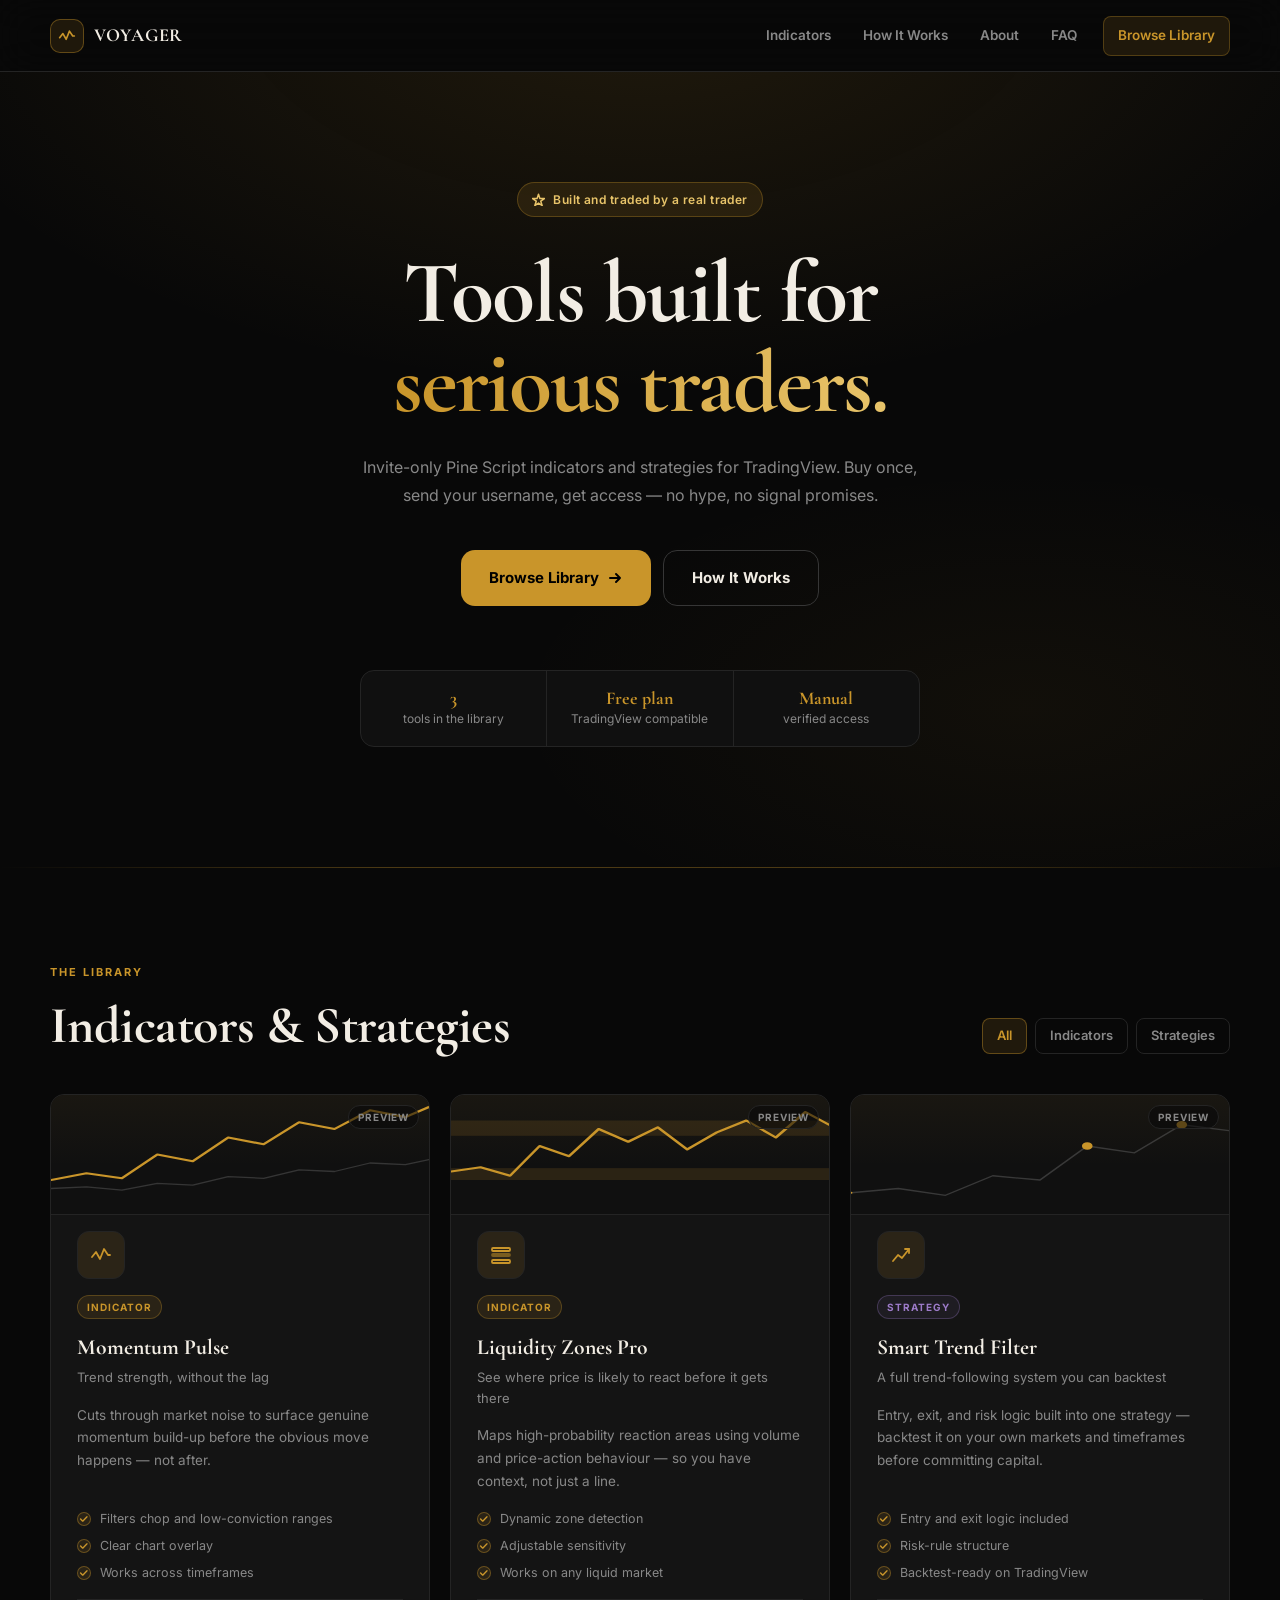
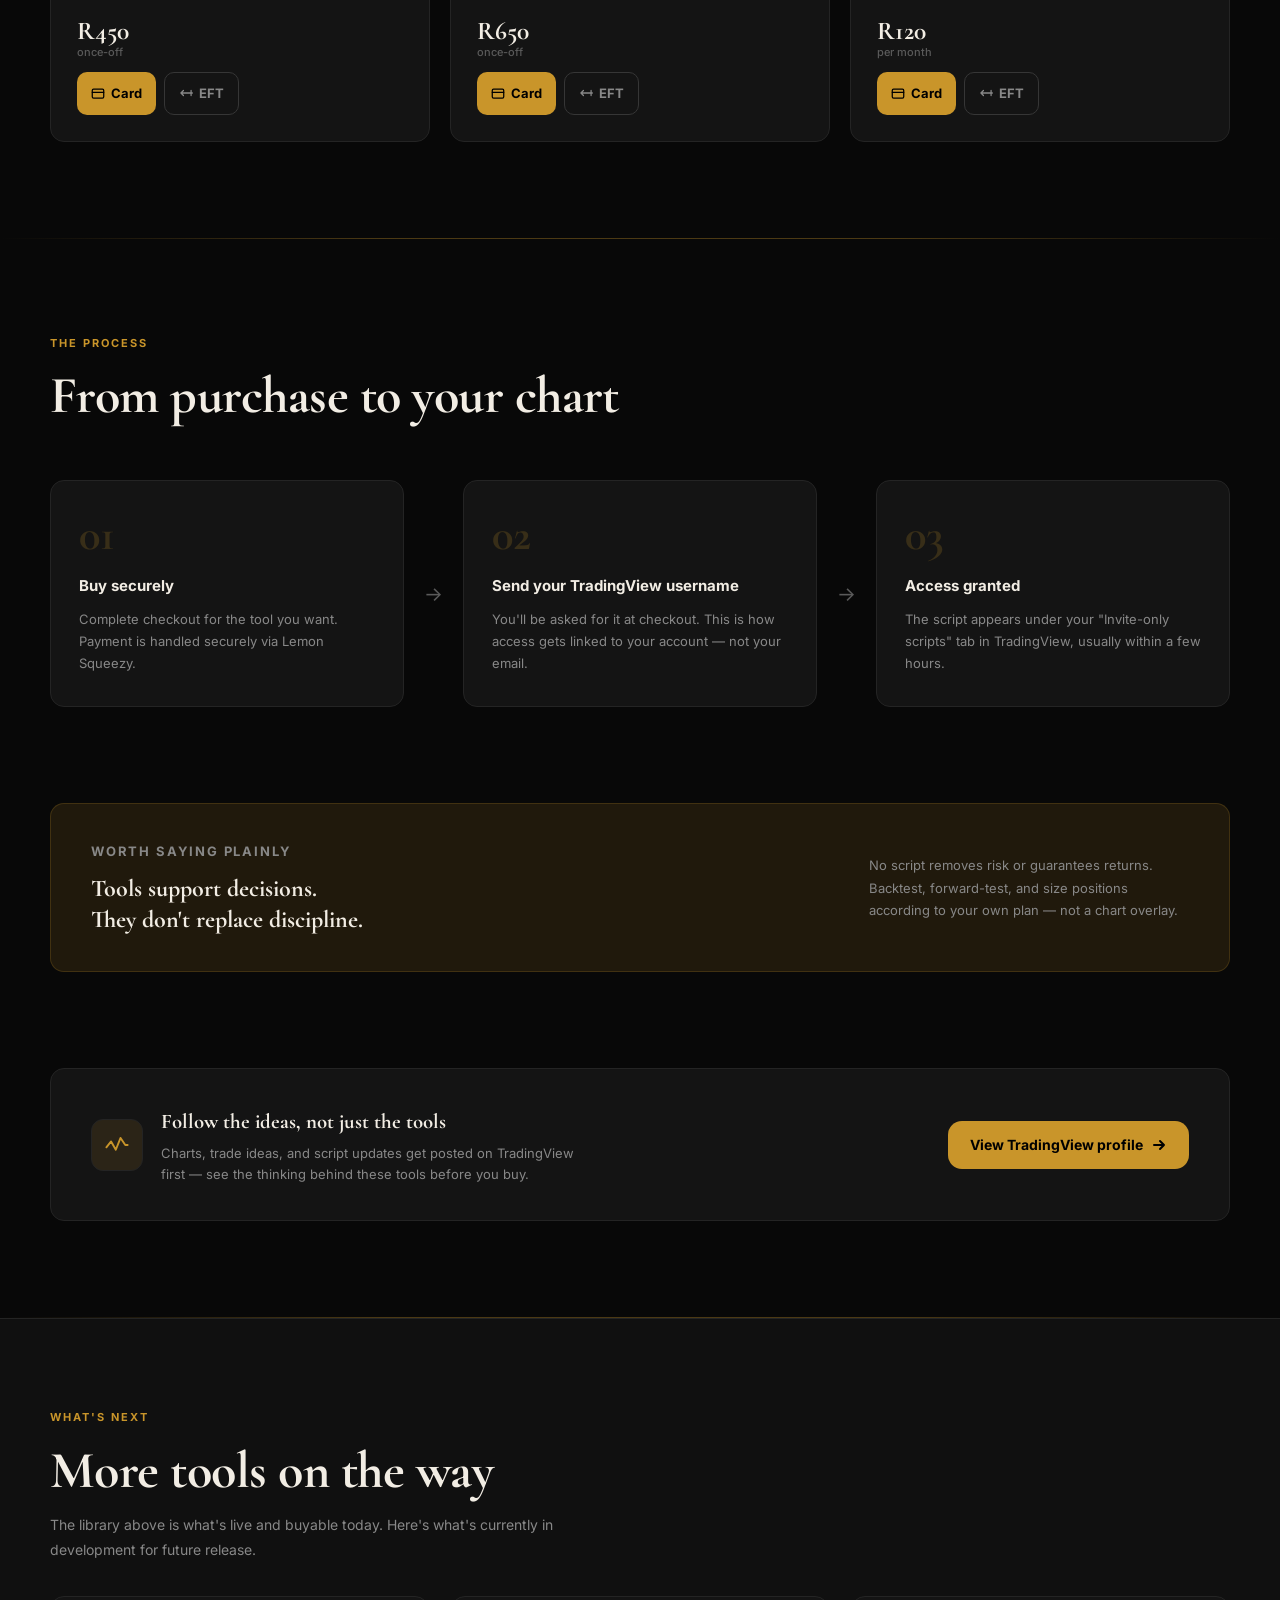
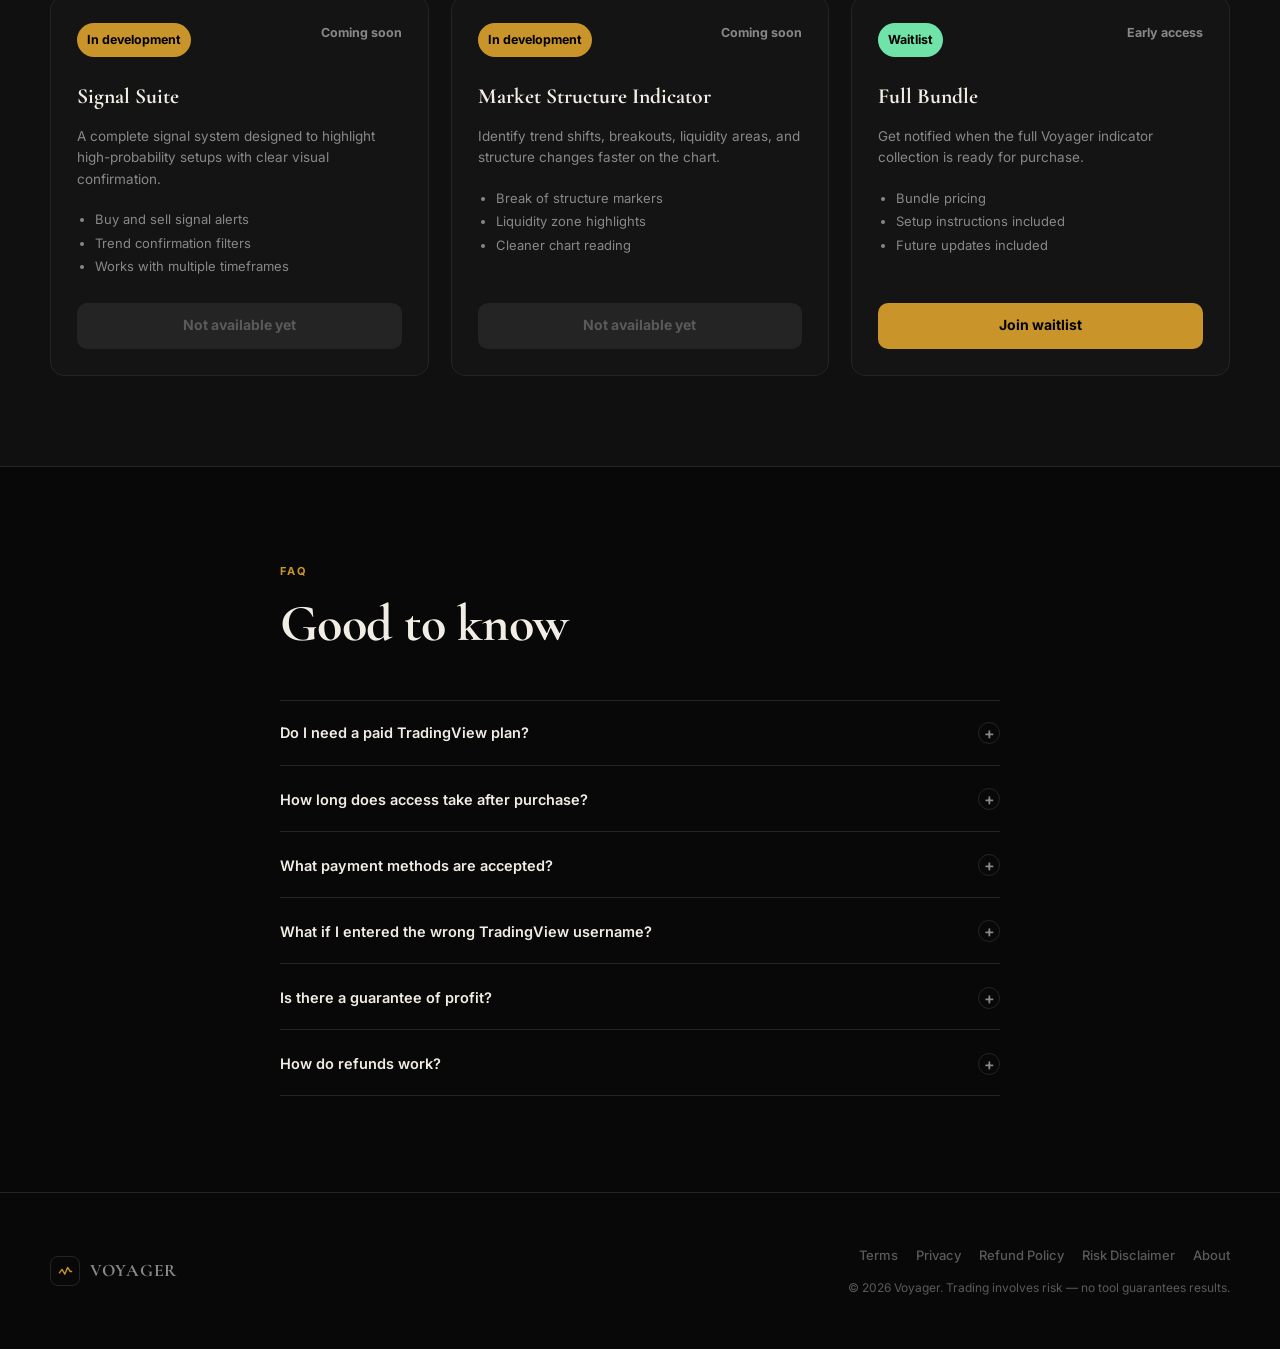
<file: index.html>
<!DOCTYPE html>
<html lang="en">
<head>
    <meta charset="UTF-8">
    <meta name="viewport" content="width=device-width, initial-scale=1.0">
    <meta name="description" content="Premium Pine Script indicators and strategies for TradingView. Built from real trading — buy once, get invite-only access.">
    <title>Voyager — Indicators &amp; Strategies</title>
    <link rel="preconnect" href="https://fonts.googleapis.com">
    <link href="https://fonts.googleapis.com/css2?family=Cormorant+Garamond:wght@400;600;700&family=Inter:wght@400;500;600;700;800&display=swap" rel="stylesheet">
    <link rel="stylesheet" href="css/global.css">
    <link rel="stylesheet" href="css/store.css">
</head>
<body>
<a class="skip-link" href="#main">Skip to content</a>

<nav class="navbar" aria-label="Primary navigation">
    <div class="navbar-inner">
        <a class="nav-logo" href="#top" aria-label="Voyager home">
            <span class="nav-logo-mark" aria-hidden="true">
                <svg viewBox="0 0 22 22"><polyline points="2,13 6,8 10,15 14,5 18,11 20,11"/></svg>
            </span>
            Voyager
        </a>
        <button class="nav-toggle" type="button" aria-label="Open menu" aria-expanded="false" data-nav-toggle>
            <span></span><span></span><span></span>
        </button>
        <ul class="nav-links" id="primaryNav" data-nav-menu>
            <li><a href="#indicators">Indicators</a></li>
            <li><a href="#how-it-works">How It Works</a></li>
            <li><a href="about.html">About</a></li>
            <li><a href="#faq">FAQ</a></li>
            <li><a href="#indicators" class="nav-cta">Browse Library</a></li>
        </ul>
    </div>
</nav>

<main id="main">

    <!-- Hero -->
    <section class="hero" id="top">
        <div class="hero-bg" aria-hidden="true"></div>
        <div class="hero-inner">
            <div class="hero-kicker">
                <svg viewBox="0 0 22 22"><path d="M11 2l2.4 7.4H21l-6.2 4.5 2.4 7.4L11 17l-6.2 4.3 2.4-7.4L1 9.4h7.6z"/></svg>
                Built and traded by a real trader
            </div>
            <h1>
                Tools built for<br>
                <span class="accent-text">serious traders.</span>
            </h1>
            <p class="hero-sub">
                Invite-only Pine Script indicators and strategies for TradingView.
                Buy once, send your username, get access — no hype, no signal promises.
            </p>
            <div class="hero-actions">
                <a href="#indicators" class="btn btn-gold btn-lg">
                    Browse Library
                    <svg width="16" height="16" viewBox="0 0 16 16" fill="none" stroke="currentColor" stroke-width="2" stroke-linecap="round" stroke-linejoin="round"><path d="M3 8h10M9 4l4 4-4 4"/></svg>
                </a>
                <a href="#how-it-works" class="btn btn-outline btn-lg">How It Works</a>
            </div>
            <div class="trust-row" aria-label="At a glance">
                <div class="trust-item">
                    <strong id="libraryCount">0</strong>
                    tools in the library
                </div>
                <div class="trust-item">
                    <strong>Free plan</strong>
                    TradingView compatible
                </div>
                <div class="trust-item">
                    <strong>Manual</strong>
                    verified access
                </div>
            </div>
        </div>
    </section>

    <div class="gold-rule" aria-hidden="true"></div>

    <!-- Catalog -->
    <section id="indicators" class="catalog-section">
        <div class="catalog-inner">
            <div class="catalog-header">
                <div>
                    <span class="section-eyebrow">The Library</span>
                    <h2 class="section-title">Indicators &amp; Strategies</h2>
                </div>
                <div class="filter-bar" role="group" aria-label="Filter by type">
                    <button class="filter-btn active" type="button" data-filter="all">All</button>
                    <button class="filter-btn" type="button" data-filter="indicator">Indicators</button>
                    <button class="filter-btn" type="button" data-filter="strategy">Strategies</button>
                </div>
            </div>
            <div class="product-grid" id="productGrid" aria-live="polite"></div>
            <p class="empty-state" id="emptyState" hidden>Nothing here yet.</p>
        </div>
    </section>

    <div class="gold-rule" aria-hidden="true"></div>

    <!-- How it works -->
    <section id="how-it-works" class="how-section">
        <div class="how-inner">
            <div class="how-header">
                <span class="section-eyebrow">The Process</span>
                <h2 class="section-title">From purchase to your chart</h2>
            </div>
            <div class="steps">
                <div class="step">
                    <div class="step-number">01</div>
                    <h3>Buy securely</h3>
                    <p>Complete checkout for the tool you want. Payment is handled securely via Lemon Squeezy.</p>
                </div>
                <div class="step-connector" aria-hidden="true">→</div>
                <div class="step">
                    <div class="step-number">02</div>
                    <h3>Send your TradingView username</h3>
                    <p>You'll be asked for it at checkout. This is how access gets linked to your account — not your email.</p>
                </div>
                <div class="step-connector" aria-hidden="true">→</div>
                <div class="step">
                    <div class="step-number">03</div>
                    <h3>Access granted</h3>
                    <p>The script appears under your "Invite-only scripts" tab in TradingView, usually within a few hours.</p>
                </div>
            </div>
        </div>
    </section>

    <!-- Risk -->
    <section class="risk-section">
        <div class="risk-inner">
            <div class="risk-card">
                <div>
                    <p class="risk-label">Worth saying plainly</p>
                    <h2>Tools support decisions.<br>They don't replace discipline.</h2>
                </div>
                <p>No script removes risk or guarantees returns. Backtest, forward-test, and size positions according to your own plan — not a chart overlay.</p>
            </div>
        </div>
    </section>

    <!-- TradingView profile / social proof -->
    <section class="tv-proof-section">
        <div class="tv-proof-inner">
            <div class="tv-proof-card">
                <div class="tv-proof-left">
                    <div class="tv-proof-icon" aria-hidden="true">
                        <svg viewBox="0 0 22 22"><polyline points="2,13 6,8 10,15 14,5 18,11 20,11"/></svg>
                    </div>
                    <div class="tv-proof-text">
                        <h3>Follow the ideas, not just the tools</h3>
                        <p>Charts, trade ideas, and script updates get posted on TradingView first — see the thinking behind these tools before you buy.</p>
                    </div>
                </div>
                <a class="btn btn-gold" href="https://www.tradingview.com/u/Villain-World_wide/" target="_blank" rel="noopener noreferrer">
                    View TradingView profile
                    <svg width="16" height="16" viewBox="0 0 16 16" fill="none" stroke="currentColor" stroke-width="2" stroke-linecap="round" stroke-linejoin="round"><path d="M3 8h10M9 4l4 4-4 4"/></svg>
                </a>
            </div>
        </div>
    </section>

    <div class="gold-rule" aria-hidden="true"></div>

    <!-- Roadmap / coming soon -->
    <section class="vv-indicators" id="roadmap">
    <div class="vv-indicators__inner">
        <div class="vv-section-heading">
        <span class="vv-eyebrow section-eyebrow">What's Next</span>
        <h2 class="section-title">More tools on the way</h2>
        <p class="section-sub">
            The library above is what's live and buyable today. Here's what's currently in
            development for future release.
        </p>
        </div>

        <div class="vv-indicator-grid">
        <article class="vv-indicator-card">
            <div class="vv-indicator-card__top">
            <span class="vv-status">In development</span>
            <span class="vv-price">Coming soon</span>
            </div>
            <h3>Signal Suite</h3>
            <p>
            A complete signal system designed to highlight high-probability setups with clear visual confirmation.
            </p>
            <ul>
            <li>Buy and sell signal alerts</li>
            <li>Trend confirmation filters</li>
            <li>Works with multiple timeframes</li>
            </ul>
            <button class="vv-btn vv-btn--disabled" type="button" disabled>
            Not available yet
            </button>
        </article>

        <article class="vv-indicator-card">
            <div class="vv-indicator-card__top">
            <span class="vv-status">In development</span>
            <span class="vv-price">Coming soon</span>
            </div>
            <h3>Market Structure Indicator</h3>
            <p>
            Identify trend shifts, breakouts, liquidity areas, and structure changes faster on the chart.
            </p>
            <ul>
            <li>Break of structure markers</li>
            <li>Liquidity zone highlights</li>
            <li>Cleaner chart reading</li>
            </ul>
            <button class="vv-btn vv-btn--disabled" type="button" disabled>
            Not available yet
            </button>
        </article>

        <article class="vv-indicator-card">
            <div class="vv-indicator-card__top">
            <span class="vv-status vv-status--notify">Waitlist</span>
            <span class="vv-price">Early access</span>
            </div>
            <h3>Full Bundle</h3>
            <p>
            Get notified when the full Voyager indicator collection is ready for purchase.
            </p>
            <ul>
            <li>Bundle pricing</li>
            <li>Setup instructions included</li>
            <li>Future updates included</li>
            </ul>
            <a class="vv-btn" href="mailto:visualvoyagerbsn@gmail.com?subject=Voyager%20Indicator%20Waitlist">
            Join waitlist
            </a>
        </article>
        </div>
    </div>
    </section>


    <!-- FAQ -->
    <section id="faq" class="faq-section">
        <div class="faq-inner">
            <div class="faq-header">
                <span class="section-eyebrow">FAQ</span>
                <h2 class="section-title">Good to know</h2>
            </div>
            <div class="faq-list" id="faqList"></div>
        </div>
    </section>

</main>

<footer class="footer">
    <div class="footer-inner">
        <div class="footer-logo">
            <span class="footer-logo-mark" aria-hidden="true">
                <svg viewBox="0 0 22 22"><polyline points="2,13 6,8 10,15 14,5 18,11 20,11"/></svg>
            </span>
            Voyager
        </div>
        <div class="footer-right">
            <nav class="footer-links" aria-label="Legal">
                <a href="terms.html">Terms</a>
                <a href="privacy.html">Privacy</a>
                <a href="refund-policy.html">Refund Policy</a>
                <a href="risk-disclaimer.html">Risk Disclaimer</a>
                <a href="about.html">About</a>
            </nav>
            <p class="footer-copy">© 2026 Voyager. Trading involves risk — no tool guarantees results.</p>
        </div>
    </div>
</footer>

<!-- Order modal -->
<div class="modal" id="orderModal" role="dialog" aria-modal="true" aria-labelledby="modalTitle" hidden>
    <div class="modal-backdrop" data-modal-backdrop></div>
    <div class="modal-box" tabindex="-1">
        <button class="modal-close" type="button" aria-label="Close" data-modal-close>×</button>
        <p class="modal-eyebrow">Order Request</p>
        <h2 class="modal-title" id="modalTitle">Get access</h2>
        <p class="modal-product-name" id="modalProductName"></p>
        <form class="modal-form" id="orderForm" novalidate>
            <div class="form-field">
                <label class="form-label" for="fieldUsername">TradingView username</label>
                <input class="form-input" id="fieldUsername" type="text" placeholder="e.g. trader_123" required autocomplete="off">
            </div>
            <div class="form-field">
                <label class="form-label" for="fieldEmail">Email address</label>
                <input class="form-input" id="fieldEmail" type="email" placeholder="you@example.com" required>
            </div>
            <div class="form-actions">
                <button class="btn btn-gold" type="submit">Send via email</button>
                <button class="btn btn-outline" type="button" id="btnWhatsapp">WhatsApp</button>
            </div>
            <p class="form-note">Paste your Lemon Squeezy checkout links into <code>js/store.js</code> to skip this modal entirely.</p>
        </form>
    </div>
</div>

<script src="js/store.js"></script>
</body>
</html>
</file>
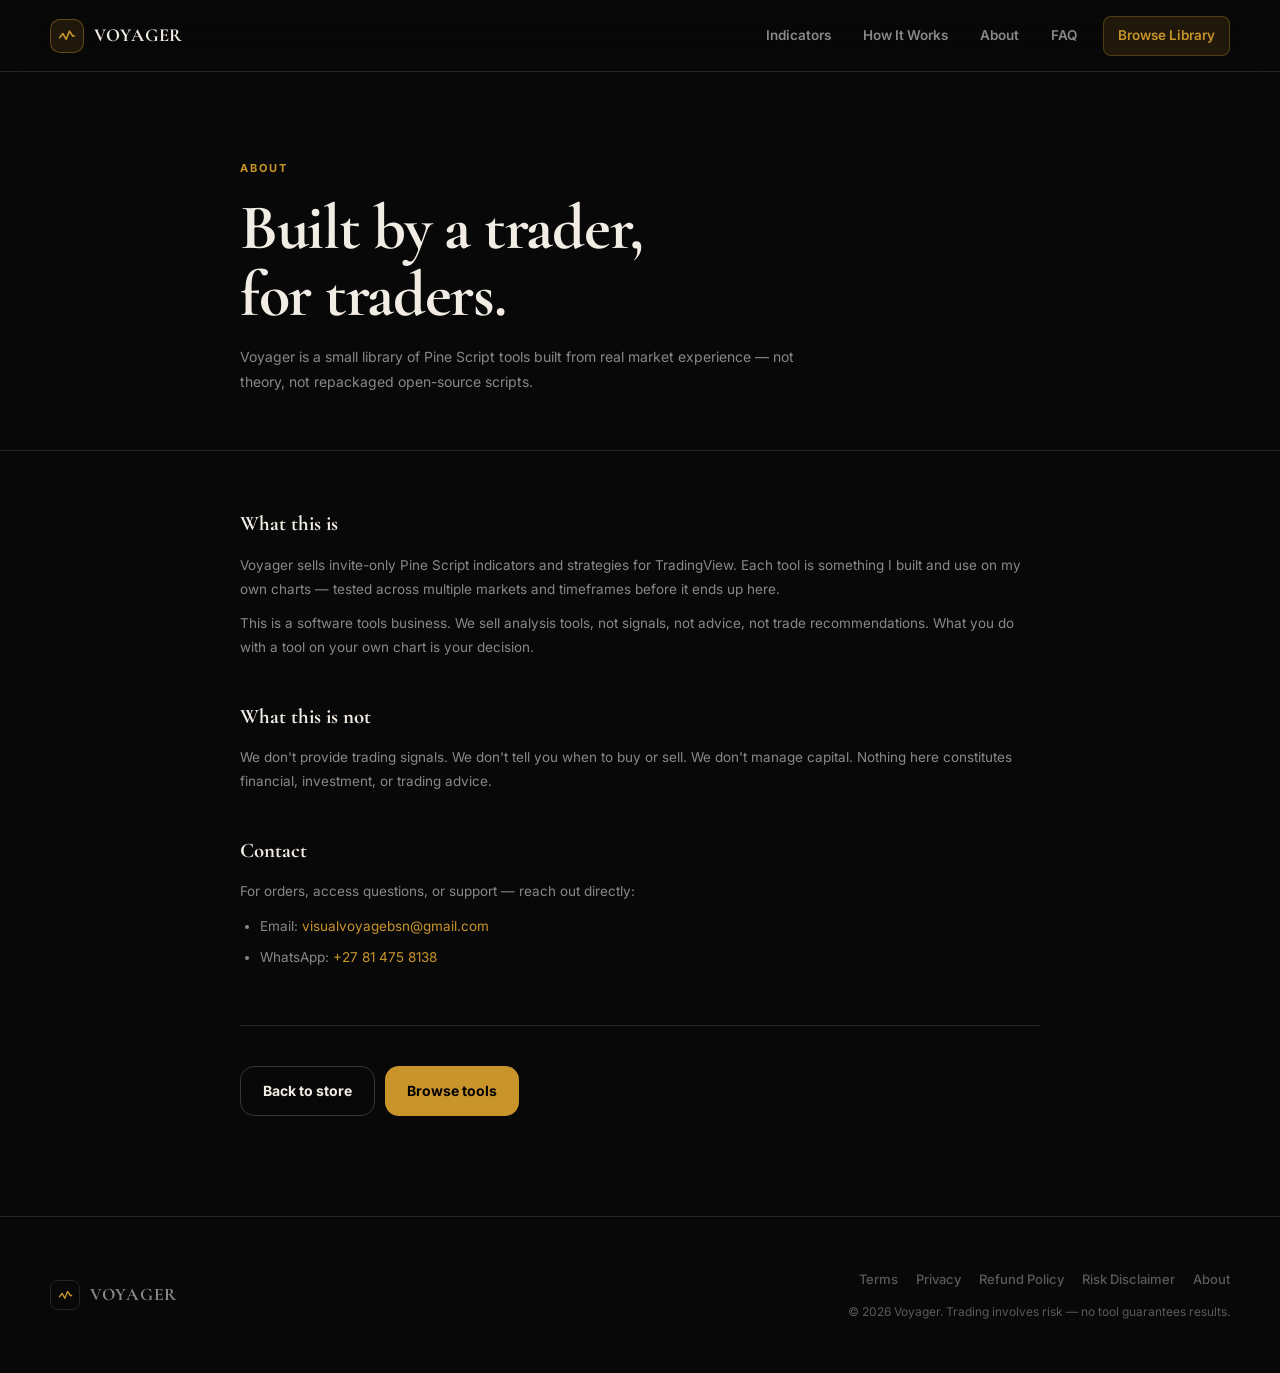
<file: about.html>
<!DOCTYPE html>
<html lang="en">
<head>
    <meta charset="UTF-8">
    <meta name="viewport" content="width=device-width, initial-scale=1.0">
    <meta name="description" content="About Voyager — Pine Script indicators and strategies built from real trading experience.">
    <title>About | Voyager</title>
    <link rel="preconnect" href="https://fonts.googleapis.com">
    <link href="https://fonts.googleapis.com/css2?family=Cormorant+Garamond:wght@400;600;700&family=Inter:wght@400;500;600;700;800&display=swap" rel="stylesheet">
    <link rel="stylesheet" href="css/global.css">
    <link rel="stylesheet" href="css/legal.css">
</head>
<body>
<a class="skip-link" href="#main">Skip to content</a>

<nav class="navbar" aria-label="Primary navigation">
    <div class="navbar-inner">
        <a class="nav-logo" href="index.html" aria-label="Voyager home">
            <span class="nav-logo-mark" aria-hidden="true">
                <svg viewBox="0 0 22 22"><polyline points="2,13 6,8 10,15 14,5 18,11 20,11"/></svg>
            </span>
            Voyager
        </a>
        <button class="nav-toggle" type="button" aria-label="Open menu" aria-expanded="false" data-nav-toggle>
            <span></span><span></span><span></span>
        </button>
        <ul class="nav-links" id="primaryNav" data-nav-menu>
            <li><a href="index.html#indicators">Indicators</a></li>
            <li><a href="index.html#how-it-works">How It Works</a></li>
            <li><a href="about.html">About</a></li>
            <li><a href="index.html#faq">FAQ</a></li>
            <li><a href="index.html#indicators" class="nav-cta">Browse Library</a></li>
        </ul>
    </div>
</nav>

<main id="main">
    <section class="legal-hero">
        <div class="legal-hero-inner">
            <span class="section-eyebrow">About</span>
            <h1>Built by a trader,<br>for traders.</h1>
            <p>Voyager is a small library of Pine Script tools built from real market experience — not theory, not repackaged open-source scripts.</p>
        </div>
    </section>

    <section class="legal-content">
        <h2>What this is</h2>
        <p>Voyager sells invite-only Pine Script indicators and strategies for TradingView. Each tool is something I built and use on my own charts — tested across multiple markets and timeframes before it ends up here.</p>
        <p>This is a software tools business. We sell analysis tools, not signals, not advice, not trade recommendations. What you do with a tool on your own chart is your decision.</p>

        <h2>What this is not</h2>
        <p>We don't provide trading signals. We don't tell you when to buy or sell. We don't manage capital. Nothing here constitutes financial, investment, or trading advice.</p>

        <h2>Contact</h2>
        <p>For orders, access questions, or support — reach out directly:</p>
        <ul>
            <li>Email: <a href="mailto:visualvoyagebsn@gmail.com" style="color:var(--gold)">visualvoyagebsn@gmail.com</a></li>
            <li>WhatsApp: <a href="https://wa.me/27814758138" target="_blank" rel="noopener noreferrer" style="color:var(--gold)">+27 81 475 8138</a></li>
        </ul>

        <div class="legal-nav">
            <a href="index.html" class="btn btn-outline">Back to store</a>
            <a href="index.html#indicators" class="btn btn-gold">Browse tools</a>
        </div>
    </section>
</main>

<footer class="footer">
    <div class="footer-inner">
        <div class="footer-logo">
            <span class="footer-logo-mark" aria-hidden="true">
                <svg viewBox="0 0 22 22"><polyline points="2,13 6,8 10,15 14,5 18,11 20,11"/></svg>
            </span>
            Voyager
        </div>
        <div class="footer-right">
            <nav class="footer-links" aria-label="Legal">
                <a href="terms.html">Terms</a>
                <a href="privacy.html">Privacy</a>
                <a href="refund-policy.html">Refund Policy</a>
                <a href="risk-disclaimer.html">Risk Disclaimer</a>
                <a href="about.html">About</a>
            </nav>
            <p class="footer-copy">© 2026 Voyager. Trading involves risk — no tool guarantees results.</p>
        </div>
    </div>
</footer>

<script>
const toggle = document.querySelector('[data-nav-toggle]');
const menu = document.querySelector('[data-nav-menu]');
if (toggle && menu) {
    toggle.addEventListener('click', () => {
        const open = menu.classList.toggle('open');
        toggle.setAttribute('aria-expanded', String(open));
    });
    menu.addEventListener('click', e => {
        if (e.target.closest('a')) { menu.classList.remove('open'); toggle.setAttribute('aria-expanded','false'); }
    });
}
</script>
</body>
</html>
</file>
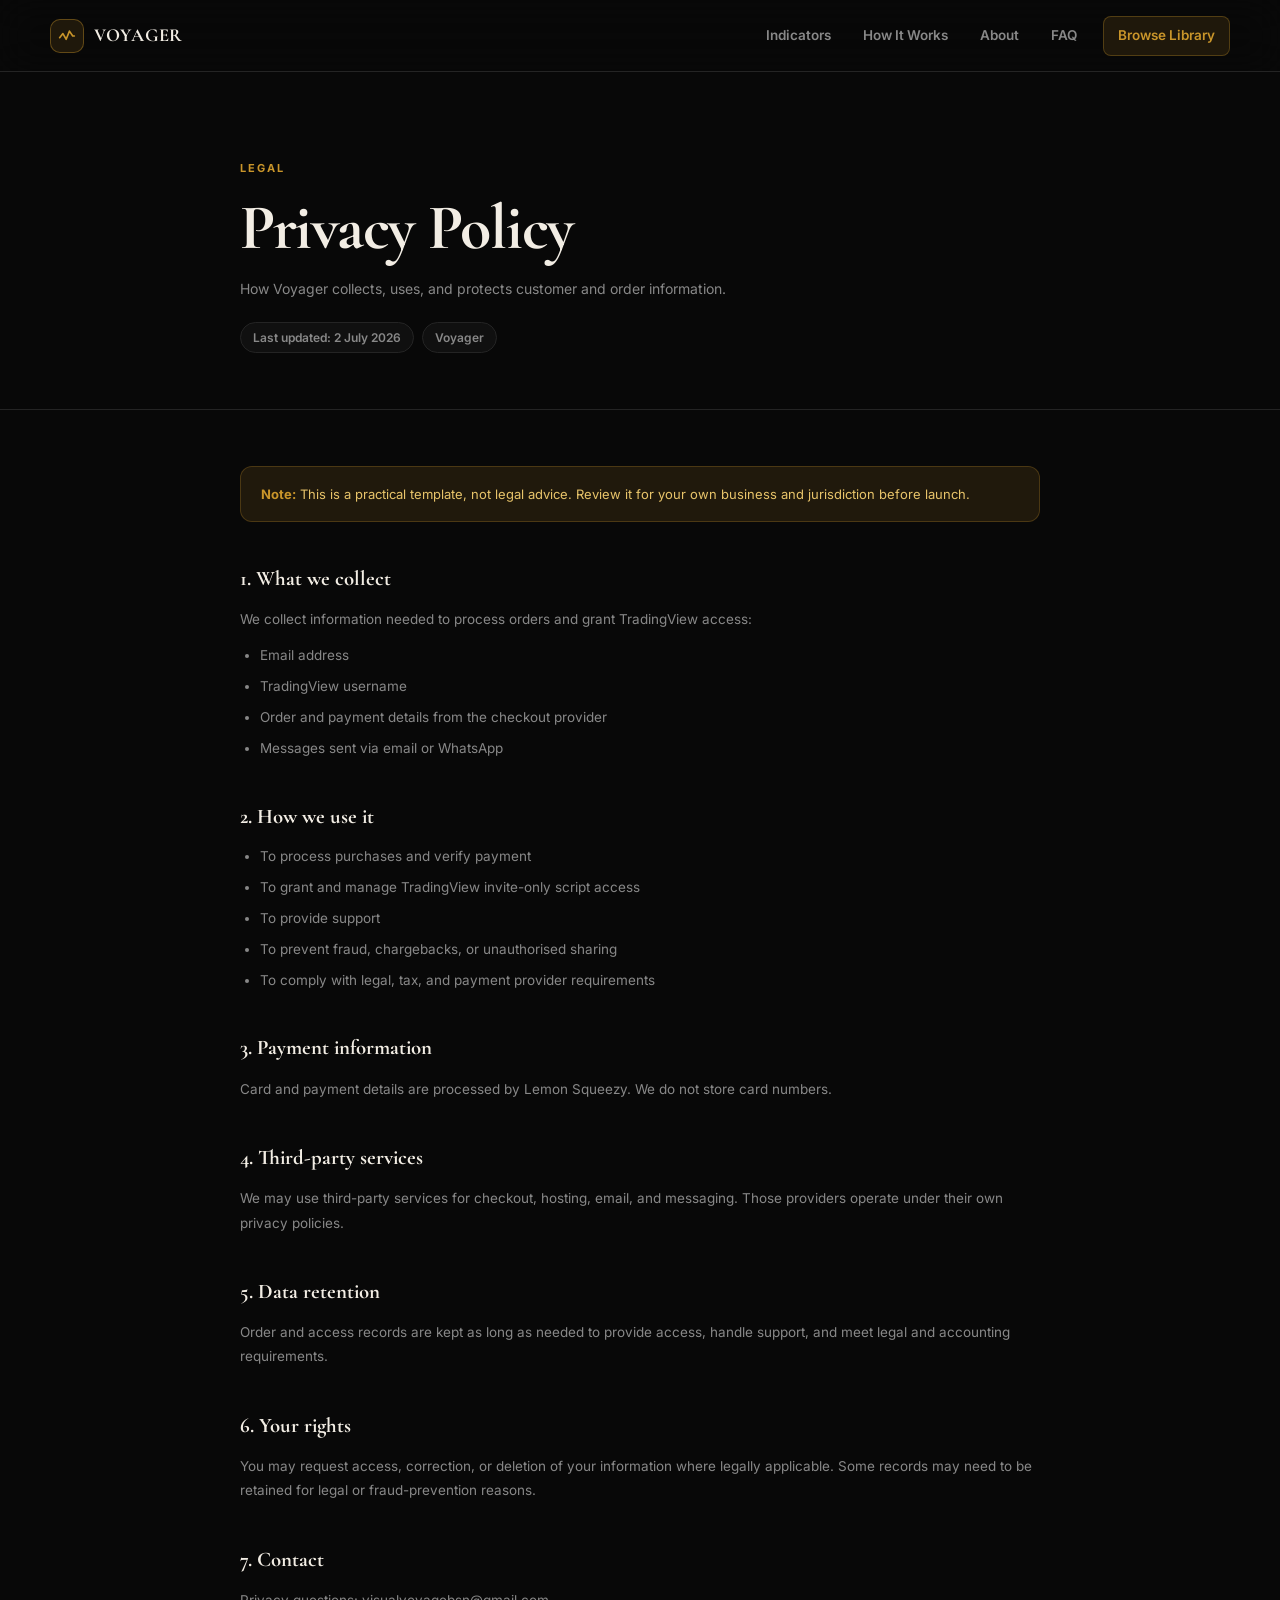
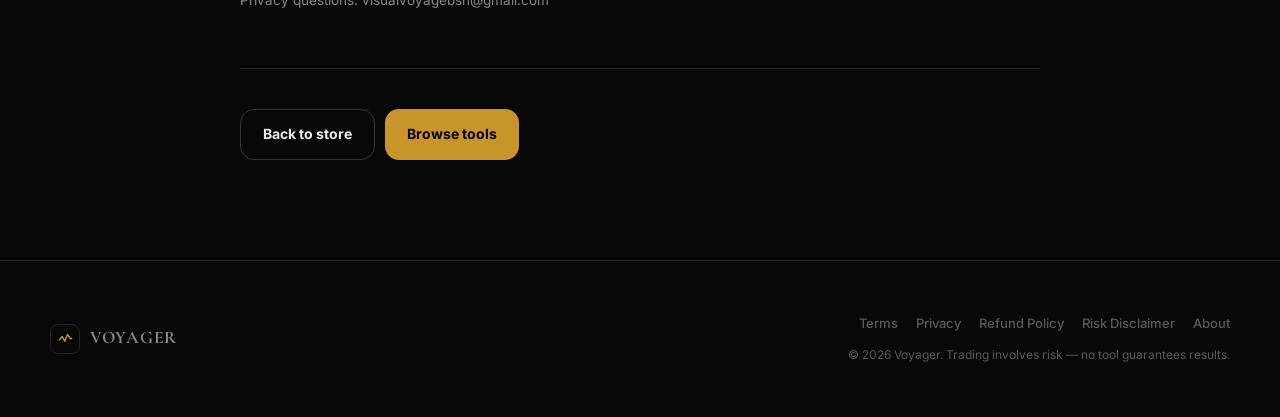
<file: privacy.html>
<!DOCTYPE html>
<html lang="en">
<head>
    <meta charset="UTF-8">
    <meta name="viewport" content="width=device-width, initial-scale=1.0">
    <title>Privacy Policy | Voyager</title>
    <link rel="preconnect" href="https://fonts.googleapis.com">
    <link href="https://fonts.googleapis.com/css2?family=Cormorant+Garamond:wght@400;600;700&family=Inter:wght@400;500;600;700;800&display=swap" rel="stylesheet">
    <link rel="stylesheet" href="css/global.css">
    <link rel="stylesheet" href="css/legal.css">
</head>
<body>
<a class="skip-link" href="#main">Skip to content</a>
<nav class="navbar" aria-label="Primary navigation">
    <div class="navbar-inner">
        <a class="nav-logo" href="index.html" aria-label="Voyager home"><span class="nav-logo-mark" aria-hidden="true"><svg viewBox="0 0 22 22"><polyline points="2,13 6,8 10,15 14,5 18,11 20,11"/></svg></span>Voyager</a>
        <button class="nav-toggle" type="button" aria-label="Open menu" aria-expanded="false" data-nav-toggle><span></span><span></span><span></span></button>
        <ul class="nav-links" id="primaryNav" data-nav-menu>
            <li><a href="index.html#indicators">Indicators</a></li>
            <li><a href="index.html#how-it-works">How It Works</a></li>
            <li><a href="about.html">About</a></li>
            <li><a href="index.html#faq">FAQ</a></li>
            <li><a href="index.html#indicators" class="nav-cta">Browse Library</a></li>
        </ul>
    </div>
</nav>
<main id="main">
    <section class="legal-hero">
        <div class="legal-hero-inner">
            <span class="section-eyebrow">Legal</span>
            <h1>Privacy Policy</h1>
            <p>How Voyager collects, uses, and protects customer and order information.</p>
            <div class="legal-pills">
                <span class="legal-pill">Last updated: 2 July 2026</span>
                <span class="legal-pill">Voyager</span>
            </div>
        </div>
    </section>
    <section class="legal-content">
        <div class="legal-notice"><strong>Note:</strong> This is a practical template, not legal advice. Review it for your own business and jurisdiction before launch.</div>

        <h2>1. What we collect</h2>
        <p>We collect information needed to process orders and grant TradingView access:</p>
        <ul>
            <li>Email address</li>
            <li>TradingView username</li>
            <li>Order and payment details from the checkout provider</li>
            <li>Messages sent via email or WhatsApp</li>
        </ul>

        <h2>2. How we use it</h2>
        <ul>
            <li>To process purchases and verify payment</li>
            <li>To grant and manage TradingView invite-only script access</li>
            <li>To provide support</li>
            <li>To prevent fraud, chargebacks, or unauthorised sharing</li>
            <li>To comply with legal, tax, and payment provider requirements</li>
        </ul>

        <h2>3. Payment information</h2>
        <p>Card and payment details are processed by Lemon Squeezy. We do not store card numbers.</p>

        <h2>4. Third-party services</h2>
        <p>We may use third-party services for checkout, hosting, email, and messaging. Those providers operate under their own privacy policies.</p>

        <h2>5. Data retention</h2>
        <p>Order and access records are kept as long as needed to provide access, handle support, and meet legal and accounting requirements.</p>

        <h2>6. Your rights</h2>
        <p>You may request access, correction, or deletion of your information where legally applicable. Some records may need to be retained for legal or fraud-prevention reasons.</p>

        <h2>7. Contact</h2>
        <p>Privacy questions: <a href="mailto:visualvoyagebsn@gmail.com">visualvoyagebsn@gmail.com</a></p>

        <div class="legal-nav">
            <a href="index.html" class="btn btn-outline">Back to store</a>
            <a href="index.html#indicators" class="btn btn-gold">Browse tools</a>
        </div>
    </section>
</main>
<footer class="footer"><div class="footer-inner"><div class="footer-logo"><span class="footer-logo-mark" aria-hidden="true"><svg viewBox="0 0 22 22"><polyline points="2,13 6,8 10,15 14,5 18,11 20,11"/></svg></span>Voyager</div><div class="footer-right"><nav class="footer-links" aria-label="Legal"><a href="terms.html">Terms</a><a href="privacy.html">Privacy</a><a href="refund-policy.html">Refund Policy</a><a href="risk-disclaimer.html">Risk Disclaimer</a><a href="about.html">About</a></nav><p class="footer-copy">© 2026 Voyager. Trading involves risk — no tool guarantees results.</p></div></div></footer>
<script>const t=document.querySelector('[data-nav-toggle]'),m=document.querySelector('[data-nav-menu]');if(t&&m){t.addEventListener('click',()=>{const o=m.classList.toggle('open');t.setAttribute('aria-expanded',String(o));});m.addEventListener('click',e=>{if(e.target.closest('a')){m.classList.remove('open');t.setAttribute('aria-expanded','false');}});}</script>
</body>
</html>
</file>
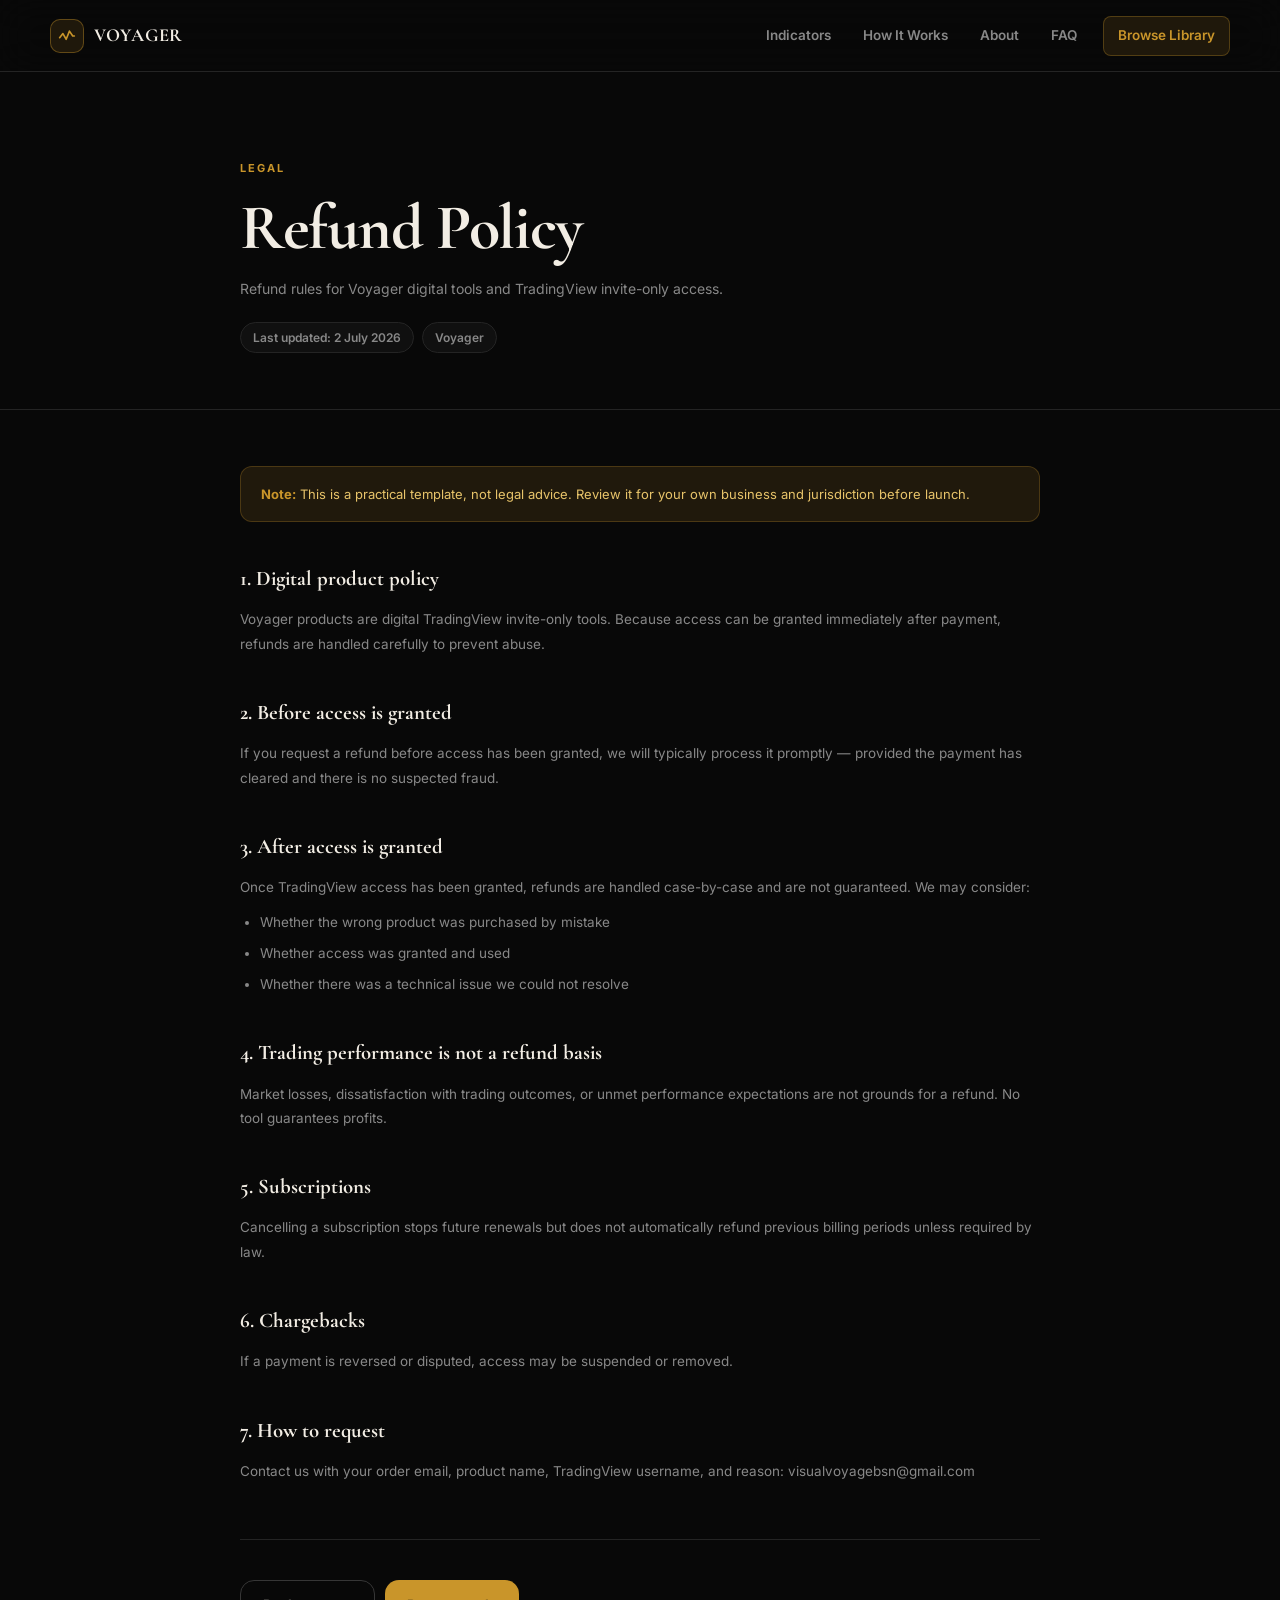
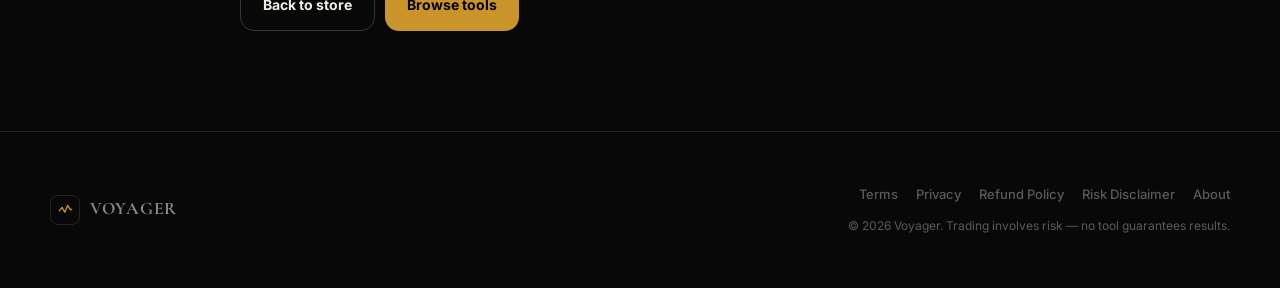
<file: refund-policy.html>
<!DOCTYPE html>
<html lang="en">
<head>
    <meta charset="UTF-8">
    <meta name="viewport" content="width=device-width, initial-scale=1.0">
    <title>Refund Policy | Voyager</title>
    <link rel="preconnect" href="https://fonts.googleapis.com">
    <link href="https://fonts.googleapis.com/css2?family=Cormorant+Garamond:wght@400;600;700&family=Inter:wght@400;500;600;700;800&display=swap" rel="stylesheet">
    <link rel="stylesheet" href="css/global.css">
    <link rel="stylesheet" href="css/legal.css">
</head>
<body>
<a class="skip-link" href="#main">Skip to content</a>
<nav class="navbar" aria-label="Primary navigation">
    <div class="navbar-inner">
        <a class="nav-logo" href="index.html" aria-label="Voyager home"><span class="nav-logo-mark" aria-hidden="true"><svg viewBox="0 0 22 22"><polyline points="2,13 6,8 10,15 14,5 18,11 20,11"/></svg></span>Voyager</a>
        <button class="nav-toggle" type="button" aria-label="Open menu" aria-expanded="false" data-nav-toggle><span></span><span></span><span></span></button>
        <ul class="nav-links" id="primaryNav" data-nav-menu>
            <li><a href="index.html#indicators">Indicators</a></li>
            <li><a href="index.html#how-it-works">How It Works</a></li>
            <li><a href="about.html">About</a></li>
            <li><a href="index.html#faq">FAQ</a></li>
            <li><a href="index.html#indicators" class="nav-cta">Browse Library</a></li>
        </ul>
    </div>
</nav>
<main id="main">
    <section class="legal-hero">
        <div class="legal-hero-inner">
            <span class="section-eyebrow">Legal</span>
            <h1>Refund Policy</h1>
            <p>Refund rules for Voyager digital tools and TradingView invite-only access.</p>
            <div class="legal-pills">
                <span class="legal-pill">Last updated: 2 July 2026</span>
                <span class="legal-pill">Voyager</span>
            </div>
        </div>
    </section>
    <section class="legal-content">
        <div class="legal-notice"><strong>Note:</strong> This is a practical template, not legal advice. Review it for your own business and jurisdiction before launch.</div>

        <h2>1. Digital product policy</h2>
        <p>Voyager products are digital TradingView invite-only tools. Because access can be granted immediately after payment, refunds are handled carefully to prevent abuse.</p>

        <h2>2. Before access is granted</h2>
        <p>If you request a refund before access has been granted, we will typically process it promptly — provided the payment has cleared and there is no suspected fraud.</p>

        <h2>3. After access is granted</h2>
        <p>Once TradingView access has been granted, refunds are handled case-by-case and are not guaranteed. We may consider:</p>
        <ul>
            <li>Whether the wrong product was purchased by mistake</li>
            <li>Whether access was granted and used</li>
            <li>Whether there was a technical issue we could not resolve</li>
        </ul>

        <h2>4. Trading performance is not a refund basis</h2>
        <p>Market losses, dissatisfaction with trading outcomes, or unmet performance expectations are not grounds for a refund. No tool guarantees profits.</p>

        <h2>5. Subscriptions</h2>
        <p>Cancelling a subscription stops future renewals but does not automatically refund previous billing periods unless required by law.</p>

        <h2>6. Chargebacks</h2>
        <p>If a payment is reversed or disputed, access may be suspended or removed.</p>

        <h2>7. How to request</h2>
        <p>Contact us with your order email, product name, TradingView username, and reason: <a href="mailto:visualvoyagebsn@gmail.com">visualvoyagebsn@gmail.com</a></p>

        <div class="legal-nav">
            <a href="index.html" class="btn btn-outline">Back to store</a>
            <a href="index.html#indicators" class="btn btn-gold">Browse tools</a>
        </div>
    </section>
</main>
<footer class="footer"><div class="footer-inner"><div class="footer-logo"><span class="footer-logo-mark" aria-hidden="true"><svg viewBox="0 0 22 22"><polyline points="2,13 6,8 10,15 14,5 18,11 20,11"/></svg></span>Voyager</div><div class="footer-right"><nav class="footer-links" aria-label="Legal"><a href="terms.html">Terms</a><a href="privacy.html">Privacy</a><a href="refund-policy.html">Refund Policy</a><a href="risk-disclaimer.html">Risk Disclaimer</a><a href="about.html">About</a></nav><p class="footer-copy">© 2026 Voyager. Trading involves risk — no tool guarantees results.</p></div></div></footer>
<script>const t=document.querySelector('[data-nav-toggle]'),m=document.querySelector('[data-nav-menu]');if(t&&m){t.addEventListener('click',()=>{const o=m.classList.toggle('open');t.setAttribute('aria-expanded',String(o));});m.addEventListener('click',e=>{if(e.target.closest('a')){m.classList.remove('open');t.setAttribute('aria-expanded','false');}});}</script>
</body>
</html>
</file>
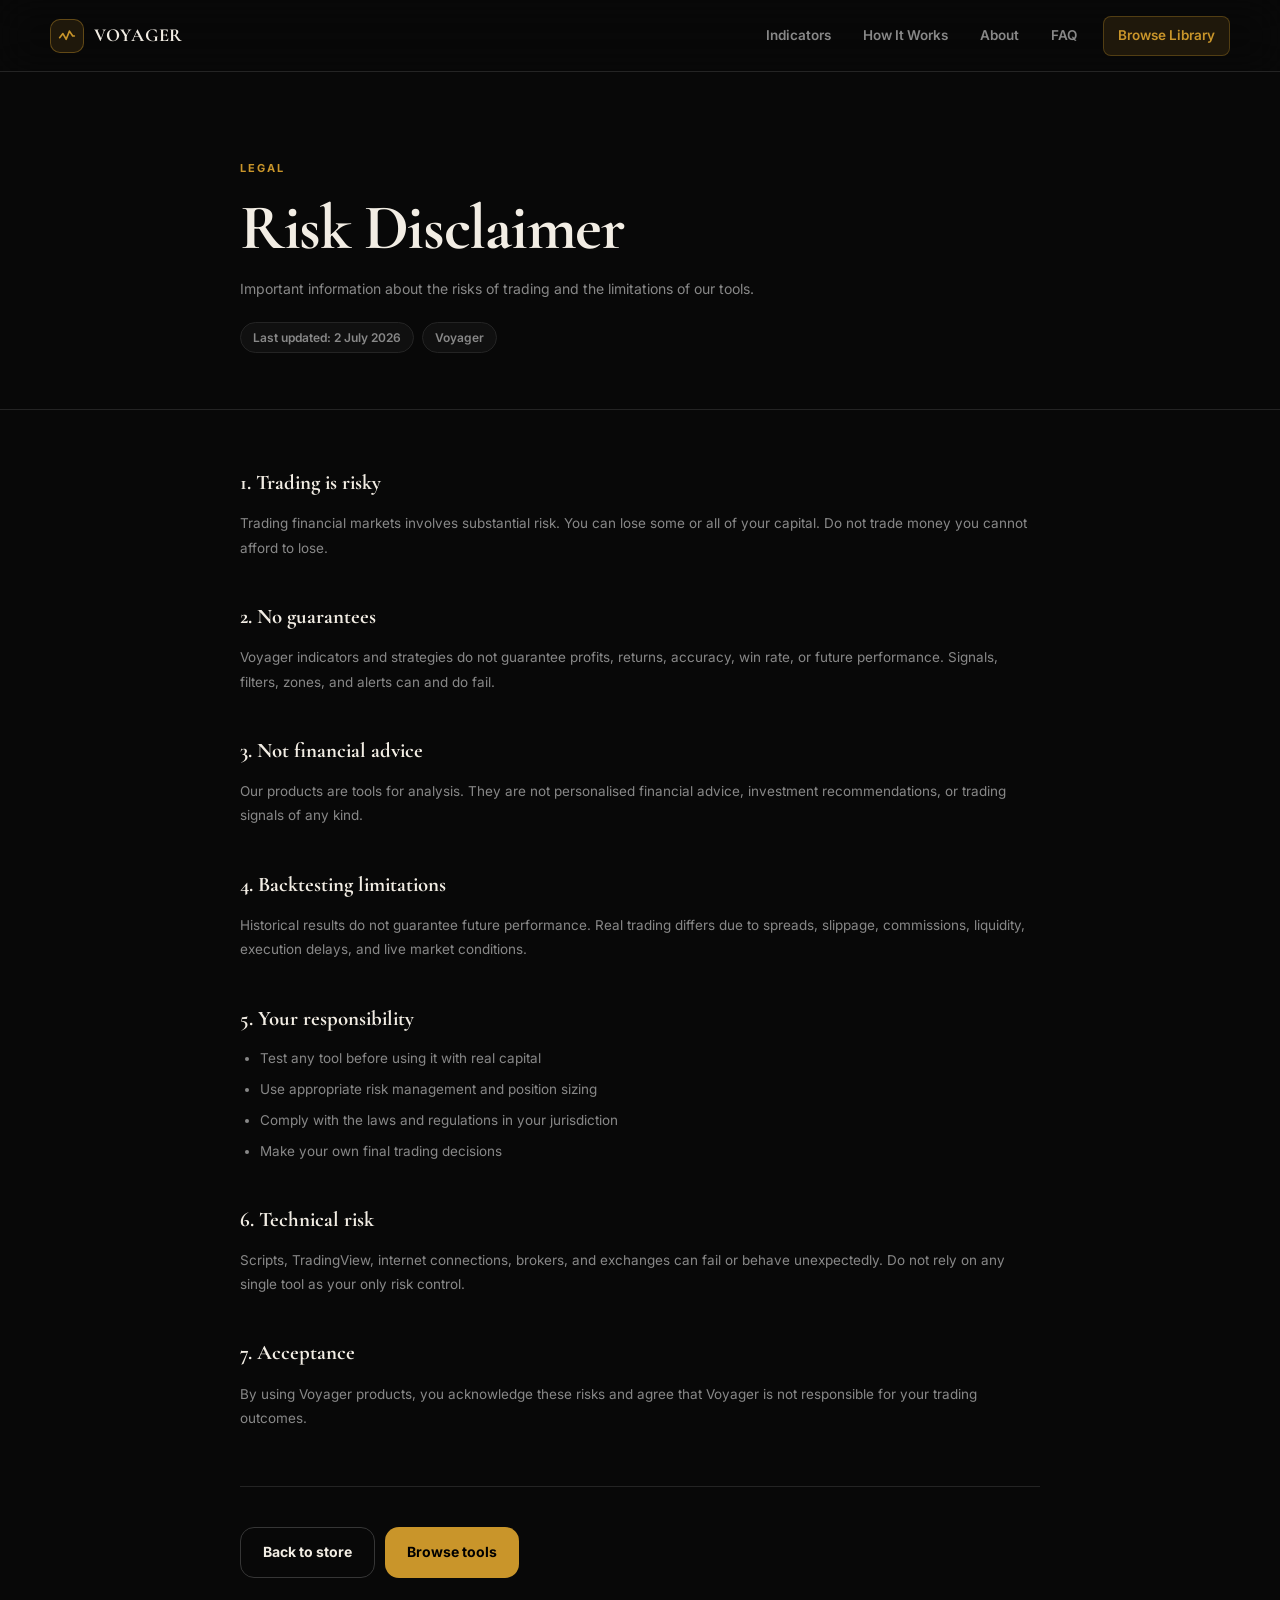
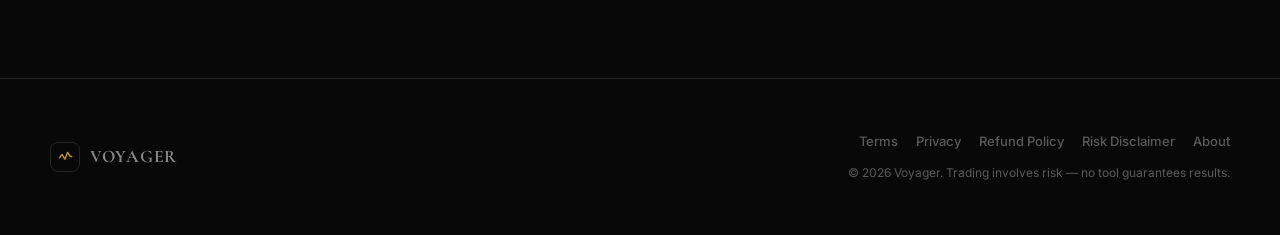
<file: risk-disclaimer.html>
<!DOCTYPE html>
<html lang="en">
<head>
    <meta charset="UTF-8">
    <meta name="viewport" content="width=device-width, initial-scale=1.0">
    <title>Risk Disclaimer | Voyager</title>
    <link rel="preconnect" href="https://fonts.googleapis.com">
    <link href="https://fonts.googleapis.com/css2?family=Cormorant+Garamond:wght@400;600;700&family=Inter:wght@400;500;600;700;800&display=swap" rel="stylesheet">
    <link rel="stylesheet" href="css/global.css">
    <link rel="stylesheet" href="css/legal.css">
</head>
<body>
<a class="skip-link" href="#main">Skip to content</a>
<nav class="navbar" aria-label="Primary navigation">
    <div class="navbar-inner">
        <a class="nav-logo" href="index.html" aria-label="Voyager home"><span class="nav-logo-mark" aria-hidden="true"><svg viewBox="0 0 22 22"><polyline points="2,13 6,8 10,15 14,5 18,11 20,11"/></svg></span>Voyager</a>
        <button class="nav-toggle" type="button" aria-label="Open menu" aria-expanded="false" data-nav-toggle><span></span><span></span><span></span></button>
        <ul class="nav-links" id="primaryNav" data-nav-menu>
            <li><a href="index.html#indicators">Indicators</a></li>
            <li><a href="index.html#how-it-works">How It Works</a></li>
            <li><a href="about.html">About</a></li>
            <li><a href="index.html#faq">FAQ</a></li>
            <li><a href="index.html#indicators" class="nav-cta">Browse Library</a></li>
        </ul>
    </div>
</nav>
<main id="main">
    <section class="legal-hero">
        <div class="legal-hero-inner">
            <span class="section-eyebrow">Legal</span>
            <h1>Risk Disclaimer</h1>
            <p>Important information about the risks of trading and the limitations of our tools.</p>
            <div class="legal-pills">
                <span class="legal-pill">Last updated: 2 July 2026</span>
                <span class="legal-pill">Voyager</span>
            </div>
        </div>
    </section>
    <section class="legal-content">
        <h2>1. Trading is risky</h2>
        <p>Trading financial markets involves substantial risk. You can lose some or all of your capital. Do not trade money you cannot afford to lose.</p>

        <h2>2. No guarantees</h2>
        <p>Voyager indicators and strategies do not guarantee profits, returns, accuracy, win rate, or future performance. Signals, filters, zones, and alerts can and do fail.</p>

        <h2>3. Not financial advice</h2>
        <p>Our products are tools for analysis. They are not personalised financial advice, investment recommendations, or trading signals of any kind.</p>

        <h2>4. Backtesting limitations</h2>
        <p>Historical results do not guarantee future performance. Real trading differs due to spreads, slippage, commissions, liquidity, execution delays, and live market conditions.</p>

        <h2>5. Your responsibility</h2>
        <ul>
            <li>Test any tool before using it with real capital</li>
            <li>Use appropriate risk management and position sizing</li>
            <li>Comply with the laws and regulations in your jurisdiction</li>
            <li>Make your own final trading decisions</li>
        </ul>

        <h2>6. Technical risk</h2>
        <p>Scripts, TradingView, internet connections, brokers, and exchanges can fail or behave unexpectedly. Do not rely on any single tool as your only risk control.</p>

        <h2>7. Acceptance</h2>
        <p>By using Voyager products, you acknowledge these risks and agree that Voyager is not responsible for your trading outcomes.</p>

        <div class="legal-nav">
            <a href="index.html" class="btn btn-outline">Back to store</a>
            <a href="index.html#indicators" class="btn btn-gold">Browse tools</a>
        </div>
    </section>
</main>
<footer class="footer"><div class="footer-inner"><div class="footer-logo"><span class="footer-logo-mark" aria-hidden="true"><svg viewBox="0 0 22 22"><polyline points="2,13 6,8 10,15 14,5 18,11 20,11"/></svg></span>Voyager</div><div class="footer-right"><nav class="footer-links" aria-label="Legal"><a href="terms.html">Terms</a><a href="privacy.html">Privacy</a><a href="refund-policy.html">Refund Policy</a><a href="risk-disclaimer.html">Risk Disclaimer</a><a href="about.html">About</a></nav><p class="footer-copy">© 2026 Voyager. Trading involves risk — no tool guarantees results.</p></div></div></footer>
<script>const t=document.querySelector('[data-nav-toggle]'),m=document.querySelector('[data-nav-menu]');if(t&&m){t.addEventListener('click',()=>{const o=m.classList.toggle('open');t.setAttribute('aria-expanded',String(o));});m.addEventListener('click',e=>{if(e.target.closest('a')){m.classList.remove('open');t.setAttribute('aria-expanded','false');}});}</script>
</body>
</html>
</file>
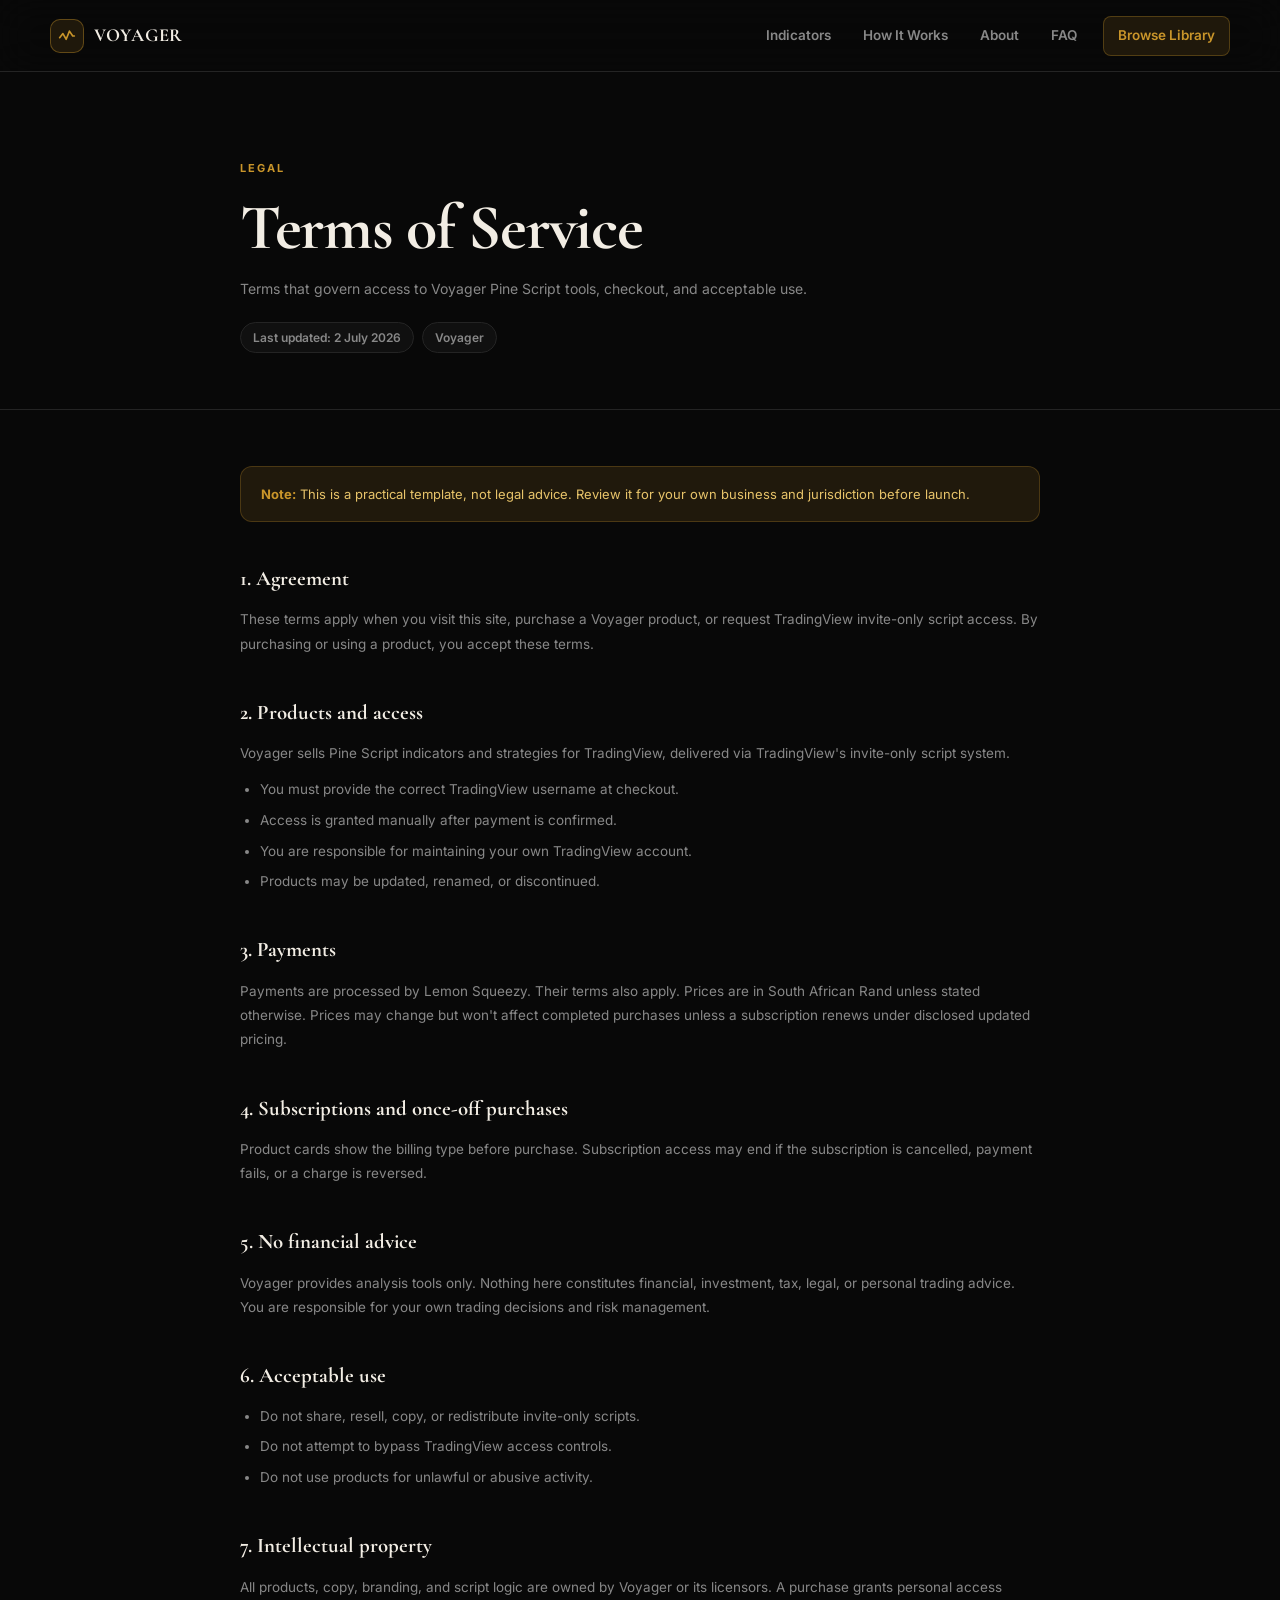
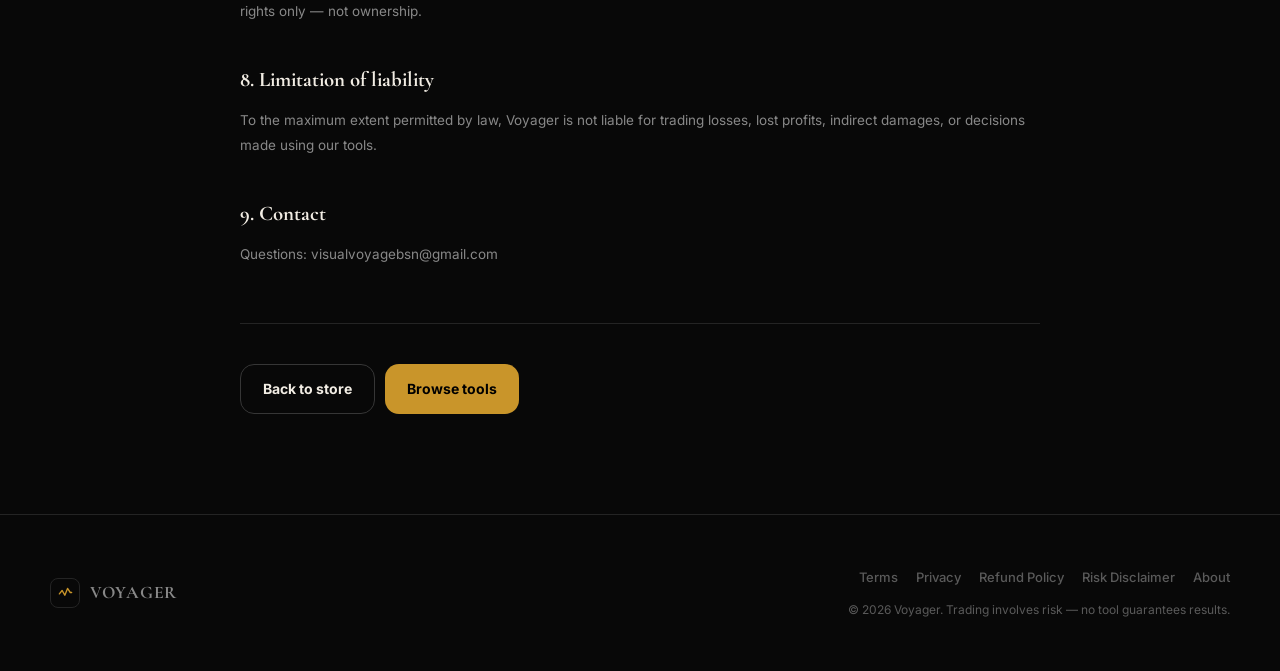
<file: terms.html>
<!DOCTYPE html>
<html lang="en">
<head>
    <meta charset="UTF-8">
    <meta name="viewport" content="width=device-width, initial-scale=1.0">
    <title>Terms of Service | Voyager</title>
    <link rel="preconnect" href="https://fonts.googleapis.com">
    <link href="https://fonts.googleapis.com/css2?family=Cormorant+Garamond:wght@400;600;700&family=Inter:wght@400;500;600;700;800&display=swap" rel="stylesheet">
    <link rel="stylesheet" href="css/global.css">
    <link rel="stylesheet" href="css/legal.css">
</head>
<body>
<a class="skip-link" href="#main">Skip to content</a>
<nav class="navbar" aria-label="Primary navigation">
    <div class="navbar-inner">
        <a class="nav-logo" href="index.html" aria-label="Voyager home">
            <span class="nav-logo-mark" aria-hidden="true"><svg viewBox="0 0 22 22"><polyline points="2,13 6,8 10,15 14,5 18,11 20,11"/></svg></span>
            Voyager
        </a>
        <button class="nav-toggle" type="button" aria-label="Open menu" aria-expanded="false" data-nav-toggle><span></span><span></span><span></span></button>
        <ul class="nav-links" id="primaryNav" data-nav-menu>
            <li><a href="index.html#indicators">Indicators</a></li>
            <li><a href="index.html#how-it-works">How It Works</a></li>
            <li><a href="about.html">About</a></li>
            <li><a href="index.html#faq">FAQ</a></li>
            <li><a href="index.html#indicators" class="nav-cta">Browse Library</a></li>
        </ul>
    </div>
</nav>
<main id="main">
    <section class="legal-hero">
        <div class="legal-hero-inner">
            <span class="section-eyebrow">Legal</span>
            <h1>Terms of Service</h1>
            <p>Terms that govern access to Voyager Pine Script tools, checkout, and acceptable use.</p>
            <div class="legal-pills">
                <span class="legal-pill">Last updated: 2 July 2026</span>
                <span class="legal-pill">Voyager</span>
            </div>
        </div>
    </section>
    <section class="legal-content">
        <div class="legal-notice"><strong>Note:</strong> This is a practical template, not legal advice. Review it for your own business and jurisdiction before launch.</div>

        <h2>1. Agreement</h2>
        <p>These terms apply when you visit this site, purchase a Voyager product, or request TradingView invite-only script access. By purchasing or using a product, you accept these terms.</p>

        <h2>2. Products and access</h2>
        <p>Voyager sells Pine Script indicators and strategies for TradingView, delivered via TradingView's invite-only script system.</p>
        <ul>
            <li>You must provide the correct TradingView username at checkout.</li>
            <li>Access is granted manually after payment is confirmed.</li>
            <li>You are responsible for maintaining your own TradingView account.</li>
            <li>Products may be updated, renamed, or discontinued.</li>
        </ul>

        <h2>3. Payments</h2>
        <p>Payments are processed by Lemon Squeezy. Their terms also apply. Prices are in South African Rand unless stated otherwise. Prices may change but won't affect completed purchases unless a subscription renews under disclosed updated pricing.</p>

        <h2>4. Subscriptions and once-off purchases</h2>
        <p>Product cards show the billing type before purchase. Subscription access may end if the subscription is cancelled, payment fails, or a charge is reversed.</p>

        <h2>5. No financial advice</h2>
        <p>Voyager provides analysis tools only. Nothing here constitutes financial, investment, tax, legal, or personal trading advice. You are responsible for your own trading decisions and risk management.</p>

        <h2>6. Acceptable use</h2>
        <ul>
            <li>Do not share, resell, copy, or redistribute invite-only scripts.</li>
            <li>Do not attempt to bypass TradingView access controls.</li>
            <li>Do not use products for unlawful or abusive activity.</li>
        </ul>

        <h2>7. Intellectual property</h2>
        <p>All products, copy, branding, and script logic are owned by Voyager or its licensors. A purchase grants personal access rights only — not ownership.</p>

        <h2>8. Limitation of liability</h2>
        <p>To the maximum extent permitted by law, Voyager is not liable for trading losses, lost profits, indirect damages, or decisions made using our tools.</p>

        <h2>9. Contact</h2>
        <p>Questions: <a href="mailto:visualvoyagebsn@gmail.com">visualvoyagebsn@gmail.com</a></p>

        <div class="legal-nav">
            <a href="index.html" class="btn btn-outline">Back to store</a>
            <a href="index.html#indicators" class="btn btn-gold">Browse tools</a>
        </div>
    </section>
</main>
<footer class="footer"><div class="footer-inner"><div class="footer-logo"><span class="footer-logo-mark" aria-hidden="true"><svg viewBox="0 0 22 22"><polyline points="2,13 6,8 10,15 14,5 18,11 20,11"/></svg></span>Voyager</div><div class="footer-right"><nav class="footer-links" aria-label="Legal"><a href="terms.html">Terms</a><a href="privacy.html">Privacy</a><a href="refund-policy.html">Refund Policy</a><a href="risk-disclaimer.html">Risk Disclaimer</a><a href="about.html">About</a></nav><p class="footer-copy">© 2026 Voyager. Trading involves risk — no tool guarantees results.</p></div></div></footer>
<script>const t=document.querySelector('[data-nav-toggle]'),m=document.querySelector('[data-nav-menu]');if(t&&m){t.addEventListener('click',()=>{const o=m.classList.toggle('open');t.setAttribute('aria-expanded',String(o));});m.addEventListener('click',e=>{if(e.target.closest('a')){m.classList.remove('open');t.setAttribute('aria-expanded','false');}});}</script>
</body>
</html>
</file>
<file: css/global.css>
@import url('https://fonts.googleapis.com/css2?family=Cormorant+Garamond:wght@400;600;700&family=Inter:wght@400;500;600;700;800&display=swap');

:root {
    --bg:             #080808;
    --bg-2:           #101010;
    --card:           #141414;
    --card-hover:     #181818;
    --border:         #242424;
    --border-strong:  #363636;
    --text:           #F2EDE4;
    --muted:          #5A5A5A;
    --muted-2:        #888888;
    --gold:           #C9952A;
    --gold-light:     #E8C46A;
    --gold-dim:       rgba(201, 149, 42, 0.12);
    --gold-glow:      rgba(201, 149, 42, 0.25);
    --radius:         14px;
    --container:      1180px;
    --nav-height:     72px;
}

*, *::before, *::after {
    box-sizing: border-box;
    margin: 0;
    padding: 0;
}

html {
    scroll-behavior: smooth;
    -webkit-font-smoothing: antialiased;
}

body {
    background: var(--bg);
    color: var(--text);
    font-family: 'Inter', system-ui, sans-serif;
    font-size: 15px;
    line-height: 1.6;
    min-height: 100vh;
}

body.no-scroll { overflow: hidden; }

a { color: inherit; text-decoration: none; }
button { cursor: pointer; font: inherit; border: none; background: none; }
svg { display: block; }
img { display: block; max-width: 100%; }

/* ── Skip link ── */
.skip-link {
    position: fixed;
    top: -4rem;
    left: 1rem;
    z-index: 9999;
    padding: .6rem 1rem;
    border-radius: 8px;
    background: var(--gold);
    color: #000;
    font-weight: 700;
    transition: top .2s;
}
.skip-link:focus { top: 1rem; }

/* ── Utility ── */
.sr-only {
    position: absolute;
    width: 1px; height: 1px;
    overflow: hidden;
    clip: rect(0,0,0,0);
    white-space: nowrap;
}
.gold-rule {
    width: 100%;
    height: 1px;
    background: linear-gradient(90deg, transparent, var(--gold) 30%, var(--gold) 70%, transparent);
    opacity: .35;
}
.section-eyebrow {
    display: block;
    font-size: 11px;
    font-weight: 700;
    letter-spacing: .18em;
    text-transform: uppercase;
    color: var(--gold);
    margin-bottom: 16px;
}
.section-title {
    font-family: 'Cormorant Garamond', Georgia, serif;
    font-size: clamp(2rem, 5vw, 3.25rem);
    font-weight: 700;
    line-height: 1.08;
    letter-spacing: -.01em;
    color: var(--text);
}
.section-sub {
    margin-top: 14px;
    color: var(--muted-2);
    max-width: 560px;
    font-size: 14px;
    line-height: 1.75;
}
.accent-text {
    background: linear-gradient(90deg, var(--gold), var(--gold-light));
    -webkit-background-clip: text;
    background-clip: text;
    color: transparent;
}

/* ── Buttons ── */
.btn {
    display: inline-flex;
    align-items: center;
    gap: 8px;
    padding: 13px 22px;
    min-height: 48px;
    border-radius: var(--radius);
    font-weight: 700;
    font-size: 14px;
    transition: all .2s ease;
    white-space: nowrap;
}
.btn:hover { transform: translateY(-1px); }
.btn-gold {
    background: var(--gold);
    color: #000;
}
.btn-gold:hover { background: var(--gold-light); }
.btn-outline {
    border: 1px solid var(--border-strong);
    color: var(--text);
    background: transparent;
}
.btn-outline:hover {
    border-color: var(--gold);
    color: var(--gold);
}
.btn-lg { padding: 15px 28px; min-height: 54px; font-size: 15px; }

/* ── Navbar ── */
.navbar {
    position: sticky;
    top: 0;
    z-index: 200;
    height: var(--nav-height);
    background: rgba(8, 8, 8, .88);
    backdrop-filter: blur(20px);
    border-bottom: 1px solid var(--border);
}
.navbar-inner {
    width: min(100% - 40px, var(--container));
    margin: 0 auto;
    height: 100%;
    display: flex;
    align-items: center;
    justify-content: space-between;
    gap: 24px;
}
.nav-logo {
    display: flex;
    align-items: center;
    gap: 10px;
    font-family: 'Cormorant Garamond', Georgia, serif;
    font-size: 1.15rem;
    font-weight: 700;
    letter-spacing: .04em;
    text-transform: uppercase;
    color: var(--text);
}
.nav-logo-mark {
    width: 34px;
    height: 34px;
    border: 1px solid rgba(201, 149, 42, .4);
    border-radius: 10px;
    display: grid;
    place-items: center;
    color: var(--gold);
    background: var(--gold-dim);
}
.nav-logo-mark svg { width: 18px; height: 18px; fill: none; stroke: currentColor; stroke-width: 2; stroke-linecap: round; stroke-linejoin: round; }
.nav-links {
    display: flex;
    align-items: center;
    gap: 4px;
    list-style: none;
}
.nav-links a {
    display: inline-flex;
    align-items: center;
    min-height: 40px;
    padding: 0 14px;
    border-radius: 8px;
    color: var(--muted-2);
    font-size: 13.5px;
    font-weight: 600;
    transition: color .15s, background .15s;
}
.nav-links a:hover { color: var(--text); background: rgba(255,255,255,.05); }
.nav-links .nav-cta {
    background: var(--gold-dim);
    border: 1px solid rgba(201, 149, 42, .3);
    color: var(--gold);
    margin-left: 8px;
}
.nav-links .nav-cta:hover { background: var(--gold); color: #000; border-color: var(--gold); }
.nav-toggle {
    display: none;
    width: 40px;
    height: 40px;
    border: 1px solid var(--border);
    border-radius: 10px;
    background: rgba(255,255,255,.03);
    flex-direction: column;
    align-items: center;
    justify-content: center;
    gap: 5px;
}
.nav-toggle span {
    display: block;
    width: 17px;
    height: 1.5px;
    background: var(--text);
    border-radius: 2px;
    transition: transform .25s, opacity .25s;
}

/* ── Footer ── */
.footer {
    border-top: 1px solid var(--border);
    padding: 52px 0;
}
.footer-inner {
    width: min(100% - 40px, var(--container));
    margin: 0 auto;
    display: flex;
    align-items: center;
    justify-content: space-between;
    gap: 24px;
}
.footer-logo {
    display: flex;
    align-items: center;
    gap: 10px;
    font-family: 'Cormorant Garamond', Georgia, serif;
    font-size: 1.1rem;
    font-weight: 700;
    letter-spacing: .04em;
    text-transform: uppercase;
    color: var(--muted-2);
}
.footer-logo-mark {
    width: 30px;
    height: 30px;
    border: 1px solid var(--border);
    border-radius: 8px;
    display: grid;
    place-items: center;
    color: var(--gold);
}
.footer-logo-mark svg { width: 15px; height: 15px; fill: none; stroke: currentColor; stroke-width: 2; stroke-linecap: round; stroke-linejoin: round; }
.footer-right {
    display: flex;
    flex-direction: column;
    align-items: flex-end;
    gap: 12px;
}
.footer-links {
    display: flex;
    flex-wrap: wrap;
    gap: 6px 18px;
    justify-content: flex-end;
}
.footer-links a {
    color: var(--muted);
    font-size: 13px;
    font-weight: 500;
    transition: color .15s;
}
.footer-links a:hover { color: var(--gold); }
.footer-copy {
    color: var(--muted);
    font-size: 12px;
}

/* ── Responsive ── */
@media (max-width: 860px) {
    .nav-toggle { display: flex; }
    .nav-links {
        position: fixed;
        inset: var(--nav-height) 0 auto;
        flex-direction: column;
        align-items: stretch;
        padding: 16px;
        background: #0f0f0f;
        border-bottom: 1px solid var(--border);
        gap: 4px;
        display: none;
    }
    .nav-links.open { display: flex; }
    .nav-links a { justify-content: center; font-size: 14px; }
    .nav-links .nav-cta { margin-left: 0; text-align: center; }
    .footer-inner { flex-direction: column; text-align: center; }
    .footer-right { align-items: center; }
    .footer-links { justify-content: center; }
}

@media (prefers-reduced-motion: reduce) {
    *, *::before, *::after {
        animation-duration: .001ms !important;
        transition-duration: .001ms !important;
        scroll-behavior: auto !important;
    }
}
</file>
<file: css/store.css>
/* ── Hero ── */ 
.hero {
    position: relative;
    padding: 110px 0 120px;
    overflow: hidden;
    text-align: center;
}
.hero-bg {
    position: absolute;
    inset: 0;
    background:
        radial-gradient(ellipse 60% 50% at 50% -10%, rgba(201,149,42,.13), transparent),
        radial-gradient(ellipse 40% 30% at 80% 80%, rgba(201,149,42,.05), transparent);
    pointer-events: none;
}
.hero-inner {
    position: relative;
    width: min(100% - 40px, 820px);
    margin: 0 auto;
}
.hero-kicker {
    display: inline-flex;
    align-items: center;
    gap: 8px;
    padding: 7px 14px;
    border: 1px solid rgba(201,149,42,.3);
    border-radius: 999px;
    background: var(--gold-dim);
    color: var(--gold-light);
    font-size: 12px;
    font-weight: 600;
    letter-spacing: .04em;
    margin-bottom: 32px;
}
.hero-kicker svg { width: 13px; height: 13px; fill: none; stroke: currentColor; stroke-width: 2.5; stroke-linecap: round; stroke-linejoin: round; }
.hero h1 {
    font-family: 'Cormorant Garamond', Georgia, serif;
    font-size: clamp(3rem, 8vw, 5.5rem);
    font-weight: 700;
    line-height: 1.02;
    letter-spacing: -.02em;
    margin-bottom: 24px;
}
.hero-sub {
    color: var(--muted-2);
    font-size: clamp(14px, 2vw, 16px);
    line-height: 1.8;
    max-width: 560px;
    margin: 0 auto 40px;
}
.hero-actions {
    display: flex;
    justify-content: center;
    gap: 12px;
    flex-wrap: wrap;
    margin-bottom: 64px;
}
.trust-row {
    display: flex;
    align-items: center;
    justify-content: center;
    gap: 0;
    border: 1px solid var(--border);
    border-radius: var(--radius);
    background: var(--bg-2);
    overflow: hidden;
    max-width: 560px;
    margin: 0 auto;
}
.trust-item {
    flex: 1;
    display: flex;
    flex-direction: column;
    align-items: center;
    gap: 4px;
    padding: 18px 12px;
    font-size: 12px;
    color: var(--muted-2);
    line-height: 1.4;
    text-align: center;
}
.trust-item + .trust-item {
    border-left: 1px solid var(--border);
}
.trust-item strong {
    display: block;
    font-size: 18px;
    font-family: 'Cormorant Garamond', Georgia, serif;
    font-weight: 700;
    color: var(--gold);
    line-height: 1;
}

/* ── Catalog ── */
.catalog-section {
    padding: 96px 0;
}
.catalog-inner {
    width: min(100% - 40px, var(--container));
    margin: 0 auto;
}
.catalog-header {
    display: flex;
    align-items: flex-end;
    justify-content: space-between;
    gap: 24px;
    margin-bottom: 40px;
    flex-wrap: wrap;
}
.filter-bar {
    display: flex;
    gap: 8px;
}
.filter-btn {
    height: 36px;
    padding: 0 14px;
    border-radius: 8px;
    border: 1px solid var(--border);
    background: transparent;
    color: var(--muted-2);
    font-size: 13px;
    font-weight: 600;
    transition: all .15s;
}
.filter-btn:hover { border-color: var(--border-strong); color: var(--text); }
.filter-btn.active { background: var(--gold-dim); border-color: rgba(201,149,42,.4); color: var(--gold); }

.product-grid {
    display: grid;
    grid-template-columns: repeat(3, 1fr);
    gap: 20px;
}
.product-card {
    background: var(--card);
    border: 1px solid var(--border);
    border-radius: var(--radius);
    padding: 26px;
    display: flex;
    flex-direction: column;
    gap: 16px;
    transition: border-color .2s, background .2s;
    position: relative;
    overflow: hidden;
}
.product-card::after {
    content: '';
    position: absolute;
    left: 0;
    top: 0;
    bottom: 0;
    width: 3px;
    background: var(--gold);
    opacity: 0;
    transition: opacity .2s;
}
.product-card:hover {
    border-color: rgba(201,149,42,.3);
    background: var(--card-hover);
}
.product-card:hover::after { opacity: 1; }

/* Placeholder chart preview at top of each product card.
   Swap for a real <img> screenshot when available — see PREVIEWS
   comment in js/store.js for how. */
.product-visual {
    position: relative;
    margin: -26px -26px 0;
    height: 120px;
    background:
        linear-gradient(180deg, rgba(201,149,42,.05), transparent 60%),
        var(--bg-2);
    border-bottom: 1px solid var(--border);
    overflow: hidden;
}
.product-visual svg {
    width: 100%;
    height: 100%;
}
.product-visual-tag {
    position: absolute;
    top: 10px;
    right: 10px;
    font-size: 10px;
    font-weight: 700;
    letter-spacing: .08em;
    text-transform: uppercase;
    color: var(--muted-2);
    background: rgba(8,8,8,.55);
    border: 1px solid var(--border);
    border-radius: 999px;
    padding: 3px 9px;
    z-index: 1;
}

.product-icon {
    width: 48px;
    height: 48px;
    border-radius: 12px;
    border: 1px solid var(--border);
    background: var(--gold-dim);
    display: grid;
    place-items: center;
    color: var(--gold);
}
.product-icon svg { width: 22px; height: 22px; fill: none; stroke: currentColor; stroke-width: 1.8; stroke-linecap: round; stroke-linejoin: round; }
.product-type-tag {
    display: inline-block;
    font-size: 10px;
    font-weight: 700;
    letter-spacing: .1em;
    text-transform: uppercase;
    padding: 3px 9px;
    border-radius: 999px;
    border: 1px solid var(--border);
    color: var(--muted-2);
    width: fit-content;
}
.product-type-tag.indicator { color: #C9952A; border-color: rgba(201,149,42,.3); background: var(--gold-dim); }
.product-type-tag.strategy { color: #9D7BC9; border-color: rgba(157,123,201,.3); background: rgba(157,123,201,.08); }
.product-name {
    font-family: 'Cormorant Garamond', Georgia, serif;
    font-size: 1.35rem;
    font-weight: 700;
    line-height: 1.2;
    color: var(--text);
}
.product-tagline {
    font-size: 13px;
    color: var(--muted-2);
    margin-top: -10px;
}
.product-desc {
    font-size: 13.5px;
    color: var(--muted-2);
    line-height: 1.7;
    flex: 1;
}
.product-features {
    list-style: none;
    display: flex;
    flex-direction: column;
    gap: 7px;
}
.product-features li {
    display: flex;
    align-items: center;
    gap: 9px;
    font-size: 12.5px;
    color: var(--muted-2);
}
.product-features li::before {
    content: '';
    width: 14px;
    height: 14px;
    border-radius: 50%;
    border: 1px solid rgba(201,149,42,.4);
    background: var(--gold-dim);
    flex-shrink: 0;
    background-image: url("data:image/svg+xml,%3Csvg viewBox='0 0 14 14' xmlns='http://www.w3.org/2000/svg'%3E%3Cpath d='M3 7l2.5 2.5 5-5' fill='none' stroke='%23C9952A' stroke-width='1.6' stroke-linecap='round' stroke-linejoin='round'/%3E%3C/svg%3E");
}
.product-footer {
    display: flex;
    align-items: center;
    justify-content: space-between;
    gap: 12px;
    padding-top: 18px;
    border-top: 1px solid var(--border);
}
.product-price {
    font-family: 'Cormorant Garamond', Georgia, serif;
    font-size: 1.6rem;
    font-weight: 700;
    color: var(--text);
    line-height: 1;
}
.product-price-note {
    display: block;
    font-family: 'Inter', sans-serif;
    font-size: 11px;
    font-weight: 500;
    color: var(--muted);
    margin-top: 3px;
}
.empty-state {
    grid-column: 1 / -1;
    text-align: center;
    padding: 60px 0;
    color: var(--muted);
    font-size: 14px;
}

/* ── How it works ── */
.how-section {
    padding: 96px 0;
}
.how-inner {
    width: min(100% - 40px, var(--container));
    margin: 0 auto;
}
.how-header { margin-bottom: 56px; }
.steps {
    display: grid;
    grid-template-columns: 1fr auto 1fr auto 1fr;
    gap: 16px;
    align-items: center;
}
.step {
    padding: 32px 28px;
    border: 1px solid var(--border);
    border-radius: var(--radius);
    background: var(--card);
}
.step-number {
    font-family: 'Cormorant Garamond', Georgia, serif;
    font-size: 2.8rem;
    font-weight: 700;
    color: rgba(201,149,42,.2);
    line-height: 1;
    margin-bottom: 16px;
}
.step h3 {
    font-size: 15px;
    font-weight: 700;
    margin-bottom: 10px;
    color: var(--text);
}
.step p {
    font-size: 13px;
    color: var(--muted-2);
    line-height: 1.7;
}
.step-connector {
    color: var(--muted);
    font-size: 20px;
    padding: 0 4px;
    line-height: 1;
}

/* ── Risk callout ── */
.risk-section { padding: 0 0 96px; }
.risk-inner {
    width: min(100% - 40px, var(--container));
    margin: 0 auto;
}
.risk-card {
    padding: 36px 40px;
    border: 1px solid rgba(201,149,42,.2);
    border-radius: var(--radius);
    background: var(--gold-dim);
    display: grid;
    grid-template-columns: 1fr auto;
    gap: 32px;
    align-items: center;
}
.risk-label {
    font-size: 11px;
    font-weight: 700;
    letter-spacing: .14em;
    text-transform: uppercase;
    color: var(--gold);
    margin-bottom: 10px;
}
.risk-card h2 {
    font-family: 'Cormorant Garamond', Georgia, serif;
    font-size: 1.5rem;
    font-weight: 700;
    line-height: 1.3;
    max-width: 480px;
}
.risk-card p {
    font-size: 13px;
    color: var(--muted-2);
    max-width: 320px;
    line-height: 1.75;
}

/* ── FAQ ── */
.faq-section { padding: 96px 0; }
.faq-inner {
    width: min(100% - 40px, 720px);
    margin: 0 auto;
}
.faq-header { margin-bottom: 48px; }
.faq-list { display: flex; flex-direction: column; gap: 2px; }
.faq-item {
    border-bottom: 1px solid var(--border);
}
.faq-item:first-child { border-top: 1px solid var(--border); }
.faq-trigger {
    width: 100%;
    display: flex;
    justify-content: space-between;
    align-items: center;
    gap: 20px;
    padding: 20px 0;
    text-align: left;
    color: var(--text);
    font-size: 14.5px;
    font-weight: 600;
}
.faq-trigger-icon {
    width: 22px;
    height: 22px;
    border: 1px solid var(--border);
    border-radius: 50%;
    display: grid;
    place-items: center;
    flex-shrink: 0;
    color: var(--muted-2);
    font-size: 16px;
    line-height: 1;
    transition: border-color .2s, color .2s, transform .2s;
}
.faq-item.open .faq-trigger-icon {
    border-color: var(--gold);
    color: var(--gold);
    transform: rotate(45deg);
}
.faq-body {
    display: grid;
    grid-template-rows: 0fr;
    transition: grid-template-rows .25s ease;
}
.faq-item.open .faq-body { grid-template-rows: 1fr; }
.faq-body-inner { overflow: hidden; }
.faq-body p {
    padding-bottom: 20px;
    font-size: 13.5px;
    color: var(--muted-2);
    line-height: 1.8;
    max-width: 580px;
}

/* ── Order modal ── */
.modal {
    position: fixed;
    inset: 0;
    z-index: 500;
    display: grid;
    place-items: center;
    padding: 16px;
}
.modal[hidden] { display: none; }
.modal-backdrop {
    position: absolute;
    inset: 0;
    background: rgba(0,0,0,.8);
    backdrop-filter: blur(6px);
}
.modal-box {
    position: relative;
    z-index: 1;
    width: min(100%, 480px);
    max-height: calc(100vh - 32px);
    overflow-y: auto;
    background: #111;
    border: 1px solid var(--border-strong);
    border-radius: 18px;
    padding: 32px;
    box-shadow: 0 32px 80px rgba(0,0,0,.7);
}
.modal-close {
    position: absolute;
    top: 16px;
    right: 16px;
    width: 34px;
    height: 34px;
    border-radius: 50%;
    border: 1px solid var(--border);
    color: var(--muted-2);
    font-size: 18px;
    display: grid;
    place-items: center;
    transition: border-color .15s, color .15s;
}
.modal-close:hover { border-color: var(--border-strong); color: var(--text); }
.modal-eyebrow {
    font-size: 11px;
    font-weight: 700;
    letter-spacing: .14em;
    text-transform: uppercase;
    color: var(--gold);
    margin-bottom: 8px;
}
.modal-title {
    font-family: 'Cormorant Garamond', Georgia, serif;
    font-size: 1.7rem;
    font-weight: 700;
    margin-bottom: 8px;
}
.modal-product-name {
    font-size: 13px;
    color: var(--muted-2);
    margin-bottom: 24px;
    padding-bottom: 24px;
    border-bottom: 1px solid var(--border);
}
.modal-form { display: grid; gap: 16px; }
.form-field { display: grid; gap: 7px; }
.form-label {
    font-size: 13px;
    font-weight: 600;
    color: var(--muted-2);
}
.form-input {
    height: 46px;
    padding: 0 14px;
    border: 1px solid var(--border-strong);
    border-radius: 10px;
    background: var(--bg-2);
    color: var(--text);
    font-size: 14px;
    font-family: 'Inter', sans-serif;
    outline: none;
    transition: border-color .15s;
}
.form-input:focus { border-color: var(--gold); }
.form-input::placeholder { color: var(--muted); }
.form-actions { display: grid; grid-template-columns: 1fr 1fr; gap: 10px; margin-top: 4px; }
.form-note { font-size: 12px; color: var(--muted); margin-top: 4px; }

/* ── Responsive ── */
@media (max-width: 960px) {
    .product-grid { grid-template-columns: repeat(2, 1fr); }
    .steps { grid-template-columns: 1fr; }
    .step-connector { transform: rotate(90deg); justify-self: center; }
    .risk-card { grid-template-columns: 1fr; gap: 20px; }
}
@media (max-width: 640px) {
    .hero { padding: 72px 0 80px; }
    .product-grid { grid-template-columns: 1fr; }
    .product-footer { flex-direction: column; align-items: stretch; }
    .product-footer .btn { text-align: center; justify-content: center; }
    .trust-row { flex-direction: column; }
    .trust-item + .trust-item { border-left: none; border-top: 1px solid var(--border); }
    .hero-actions .btn { width: 100%; justify-content: center; }
    .catalog-header { flex-direction: column; align-items: flex-start; }
    .form-actions { grid-template-columns: 1fr; }
    .risk-card { padding: 24px; }
}


/* ── Two-button payment group on product cards ── */
.product-buy-group {
    display: flex;
    gap: 8px;
    flex-shrink: 0;
}

.btn-buy {
    padding: 10px 14px;
    min-height: 42px;
    font-size: 13px;
    border-radius: 10px;
    display: inline-flex;
    align-items: center;
    gap: 6px;
    font-weight: 700;
    transition: all .2s ease;
    white-space: nowrap;
    border: none;
    cursor: pointer;
}
.btn-buy:hover { transform: translateY(-1px); }

.btn-gold.btn-buy {
    background: var(--gold);
    color: #000;
}
.btn-gold.btn-buy:hover { background: var(--gold-light); }

.btn-eft {
    background: transparent;
    border: 1px solid var(--border-strong);
    color: var(--muted-2);
}
.btn-eft:hover {
    border-color: var(--gold);
    color: var(--gold);
}

/* Stack price above buttons on narrow cards */
.product-footer {
    flex-direction: column;
    align-items: flex-start;
    gap: 14px;
}

/* ── Payment method note in modal ── */
.modal-payment-method {
    display: inline-flex;
    align-items: center;
    gap: 8px;
    font-size: 12px;
    font-weight: 600;
    color: var(--gold);
    background: var(--gold-dim);
    border: 1px solid rgba(201,149,42,.25);
    border-radius: 999px;
    padding: 5px 12px;
    margin-bottom: 20px;
}

/* ── Responsive: stack buy buttons on very small screens ── */
@media (max-width: 360px) {
    .product-buy-group { flex-direction: column; }
    .btn-buy { width: 100%; justify-content: center; }
}

/* ── "What's Next" roadmap section ──
   Colors now use the site's shared design tokens (css/global.css)
   instead of one-off hex values, so this section matches the rest
   of the page instead of looking like a pasted-in block. */
.vv-indicators {
  padding: 90px 20px;
  background: var(--bg-2);
  color: var(--text);
  border-top: 1px solid var(--border);
  border-bottom: 1px solid var(--border);
}

.vv-indicators__inner {
  max-width: var(--container);
  margin: 0 auto;
}

.vv-section-heading {
  max-width: 720px;
  margin-bottom: 34px;
}

.vv-indicator-grid {
  display: grid;
  grid-template-columns: repeat(3, minmax(0, 1fr));
  gap: 22px;
}

.vv-indicator-card {
  display: flex;
  flex-direction: column;
  min-height: 100%;
  padding: 26px;
  border: 1px solid var(--border);
  border-radius: var(--radius);
  background: var(--card);
  transition: border-color .2s, background .2s;
}
.vv-indicator-card:hover {
  border-color: rgba(201,149,42,.3);
  background: var(--card-hover);
}

.vv-indicator-card__top {
  display: flex;
  justify-content: space-between;
  gap: 12px;
  margin-bottom: 22px;
}

.vv-status,
.vv-price {
  font-size: 0.78rem;
  font-weight: 700;
}

.vv-status {
  color: #000;
  background: var(--gold);
  padding: 7px 10px;
  border-radius: 999px;
}

.vv-status--notify {
  background: #6FE3A8;
}

.vv-price {
  color: var(--muted-2);
}

.vv-indicator-card h3 {
  font-family: 'Cormorant Garamond', Georgia, serif;
  margin: 0 0 12px;
  font-size: 1.35rem;
  color: var(--text);
}

.vv-indicator-card p {
  margin: 0 0 18px;
  color: var(--muted-2);
  line-height: 1.6;
  font-size: 13.5px;
}

.vv-indicator-card ul {
  margin: 0 0 24px;
  padding-left: 18px;
  color: var(--muted-2);
  line-height: 1.8;
  font-size: 13px;
}

.vv-btn {
  display: inline-flex;
  align-items: center;
  justify-content: center;
  margin-top: auto;
  min-height: 46px;
  padding: 0 18px;
  border: 0;
  border-radius: 10px;
  background: var(--gold);
  color: #000;
  font-weight: 700;
  font-size: 14px;
  text-decoration: none;
  cursor: pointer;
  transition: background .2s;
}
.vv-btn:hover { background: var(--gold-light); }

.vv-btn--disabled {
  background: var(--border);
  color: var(--muted);
  opacity: 1;
  cursor: not-allowed;
}
.vv-btn--disabled:hover { background: var(--border); }

@media (max-width: 900px) {
  .vv-indicator-grid {
    grid-template-columns: 1fr;
  }

  .vv-indicators {
    padding: 64px 18px;
  }
}

/* ── TradingView profile / social proof ── */
.tv-proof-section {
    padding: 0 0 96px;
}
.tv-proof-inner {
    width: min(100% - 40px, var(--container));
    margin: 0 auto;
}
.tv-proof-card {
    display: flex;
    align-items: center;
    justify-content: space-between;
    gap: 32px;
    flex-wrap: wrap;
    padding: 36px 40px;
    border: 1px solid var(--border);
    border-radius: var(--radius);
    background: var(--card);
}
.tv-proof-left {
    display: flex;
    align-items: center;
    gap: 18px;
}
.tv-proof-icon {
    width: 52px;
    height: 52px;
    flex-shrink: 0;
    border-radius: 12px;
    border: 1px solid var(--border);
    background: var(--gold-dim);
    display: grid;
    place-items: center;
    color: var(--gold);
}
.tv-proof-icon svg { width: 26px; height: 26px; fill: none; stroke: currentColor; stroke-width: 1.6; stroke-linecap: round; stroke-linejoin: round; }
.tv-proof-text h3 {
    font-family: 'Cormorant Garamond', Georgia, serif;
    font-size: 1.3rem;
    font-weight: 700;
    color: var(--text);
    margin-bottom: 4px;
}
.tv-proof-text p {
    font-size: 13px;
    color: var(--muted-2);
    max-width: 420px;
    line-height: 1.6;
}
@media (max-width: 640px) {
    .tv-proof-card { padding: 28px; flex-direction: column; align-items: flex-start; }
    .tv-proof-card .btn { width: 100%; justify-content: center; }
}
</file>
<file: css/legal.css>
.legal-hero {
    padding: 88px 0 56px;
    border-bottom: 1px solid var(--border);
}
.legal-hero-inner {
    width: min(100% - 40px, 800px);
    margin: 0 auto;
}
.legal-hero h1 {
    font-family: 'Cormorant Garamond', Georgia, serif;
    font-size: clamp(2.2rem, 6vw, 4rem);
    font-weight: 700;
    line-height: 1.06;
    letter-spacing: -.02em;
    margin: 12px 0 16px;
}
.legal-hero p {
    color: var(--muted-2);
    font-size: 14px;
    max-width: 580px;
    line-height: 1.75;
}
.legal-pills {
    display: flex;
    flex-wrap: wrap;
    gap: 8px;
    margin-top: 20px;
}
.legal-pill {
    display: inline-flex;
    align-items: center;
    padding: 5px 12px;
    border: 1px solid var(--border);
    border-radius: 999px;
    font-size: 12px;
    font-weight: 600;
    color: var(--muted-2);
    background: var(--bg-2);
}
.legal-content {
    width: min(100% - 40px, 800px);
    margin: 0 auto;
    padding: 56px 0 100px;
}
.legal-notice {
    padding: 16px 20px;
    border: 1px solid rgba(201,149,42,.25);
    border-radius: 12px;
    background: var(--gold-dim);
    color: var(--gold-light);
    font-size: 13px;
    line-height: 1.7;
    margin-bottom: 40px;
}
.legal-notice strong { color: var(--gold); }
.legal-content h2 {
    font-family: 'Cormorant Garamond', Georgia, serif;
    font-size: 1.3rem;
    font-weight: 700;
    color: var(--text);
    margin-top: 40px;
    margin-bottom: 12px;
}
.legal-content h2:first-of-type { margin-top: 0; }
.legal-content p {
    color: var(--muted-2);
    font-size: 13.5px;
    line-height: 1.8;
}
.legal-content p + p { margin-top: 10px; }
.legal-content ul,
.legal-content ol {
    padding-left: 20px;
    margin-top: 12px;
    display: flex;
    flex-direction: column;
    gap: 8px;
}
.legal-content li {
    color: var(--muted-2);
    font-size: 13.5px;
    line-height: 1.7;
}
.legal-nav {
    display: flex;
    gap: 10px;
    flex-wrap: wrap;
    margin-top: 56px;
    padding-top: 40px;
    border-top: 1px solid var(--border);
}
</file>
